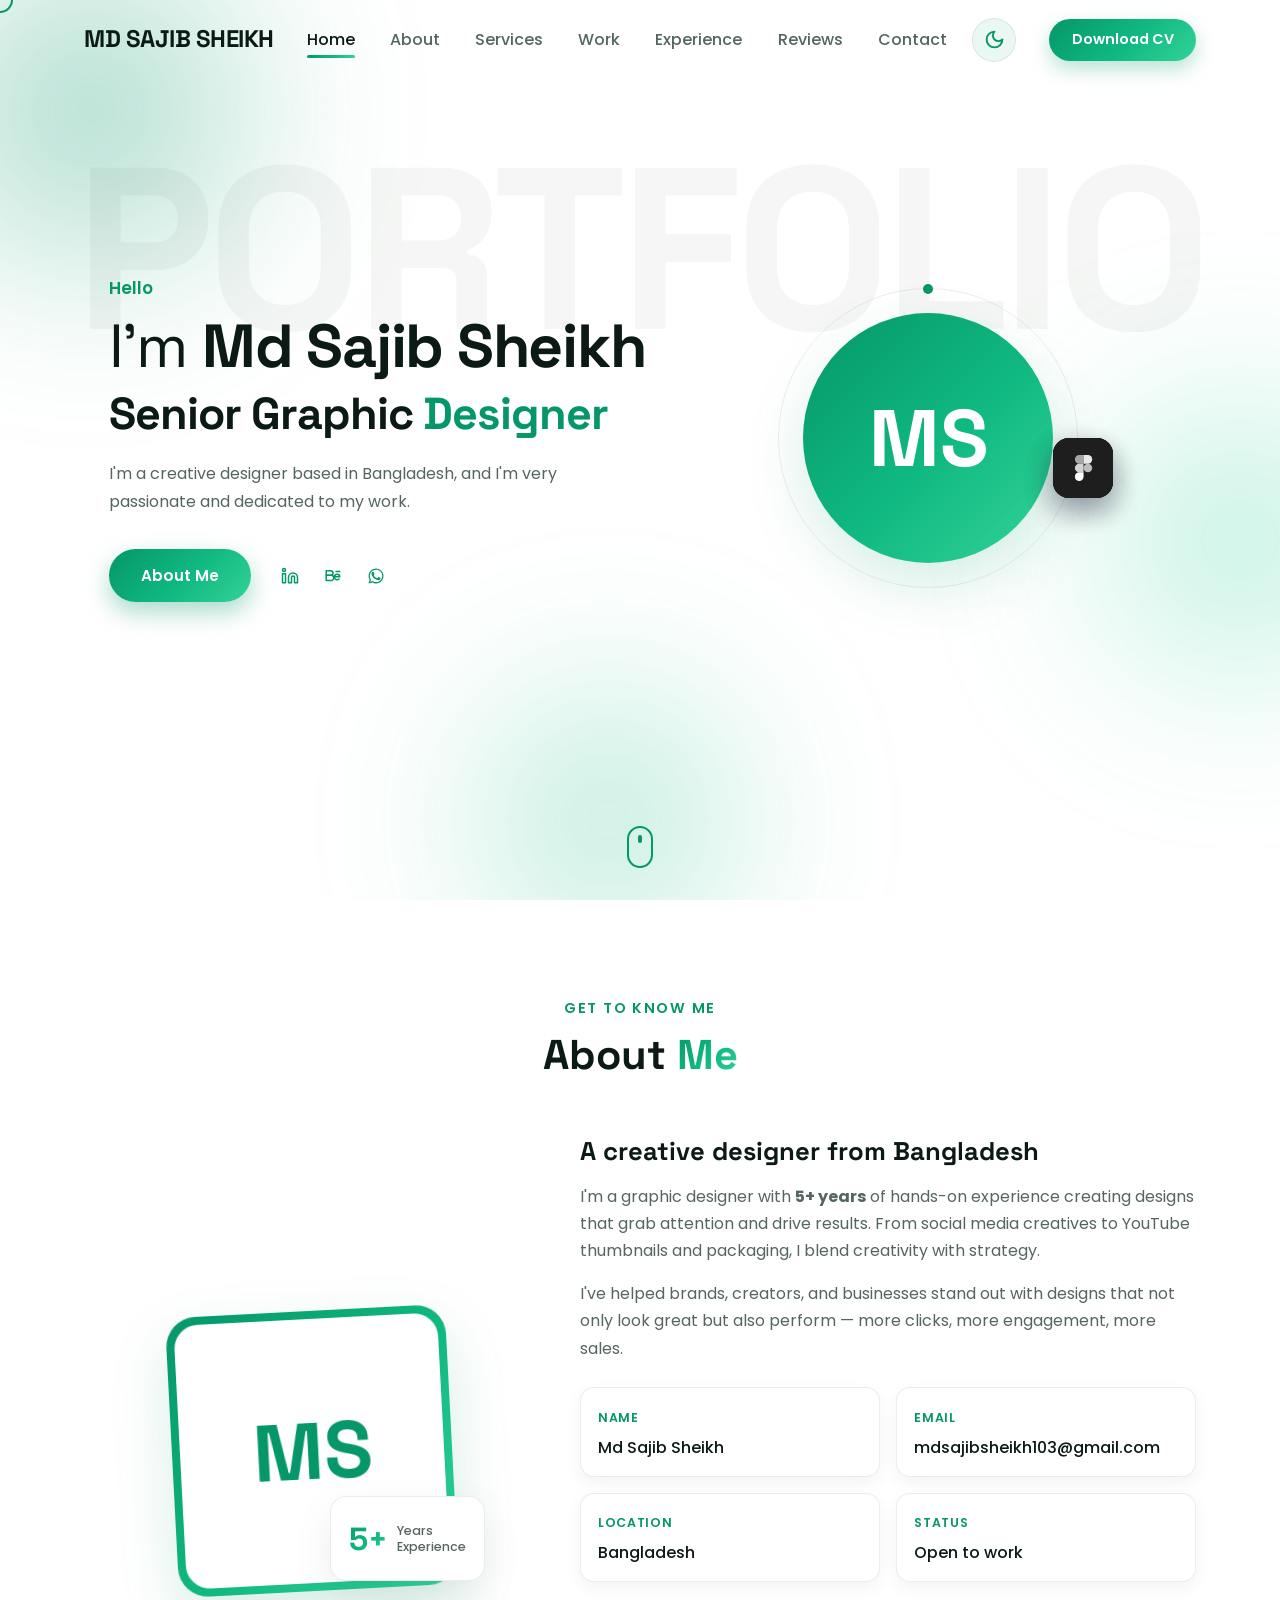
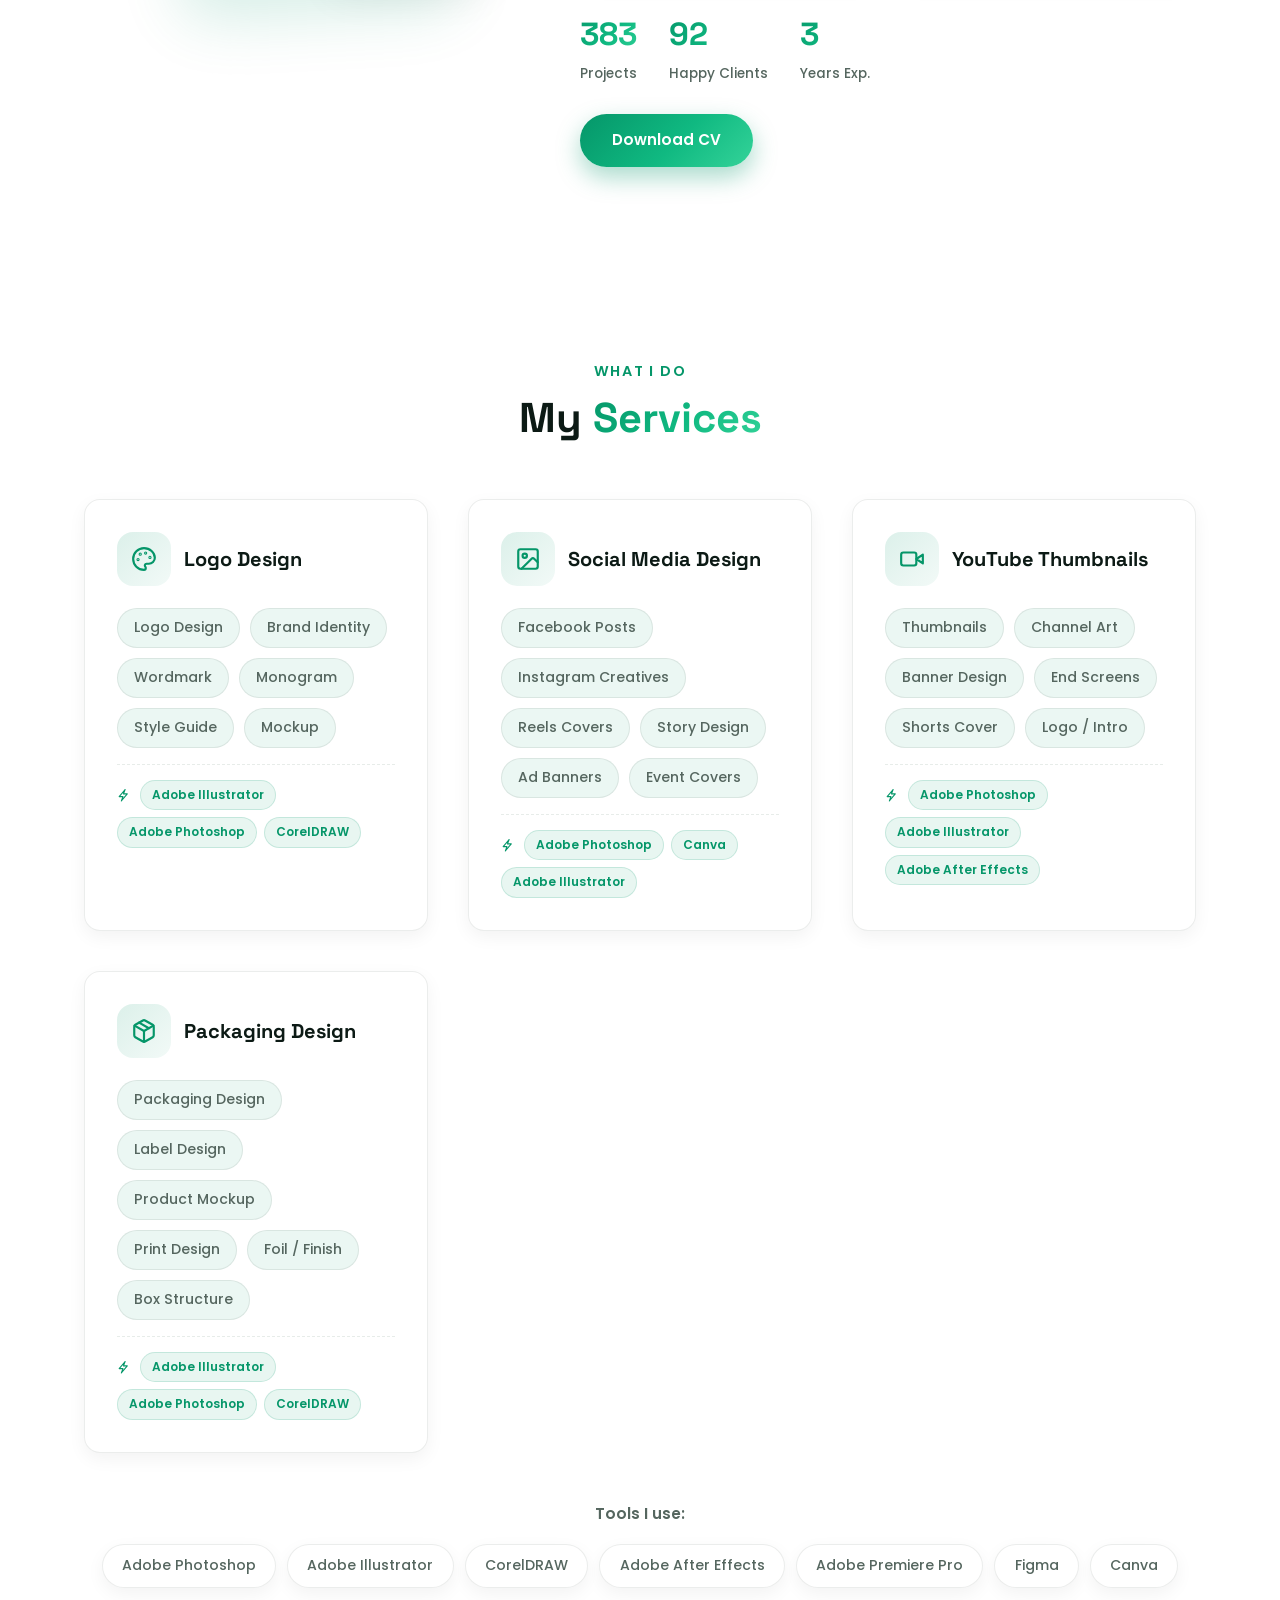
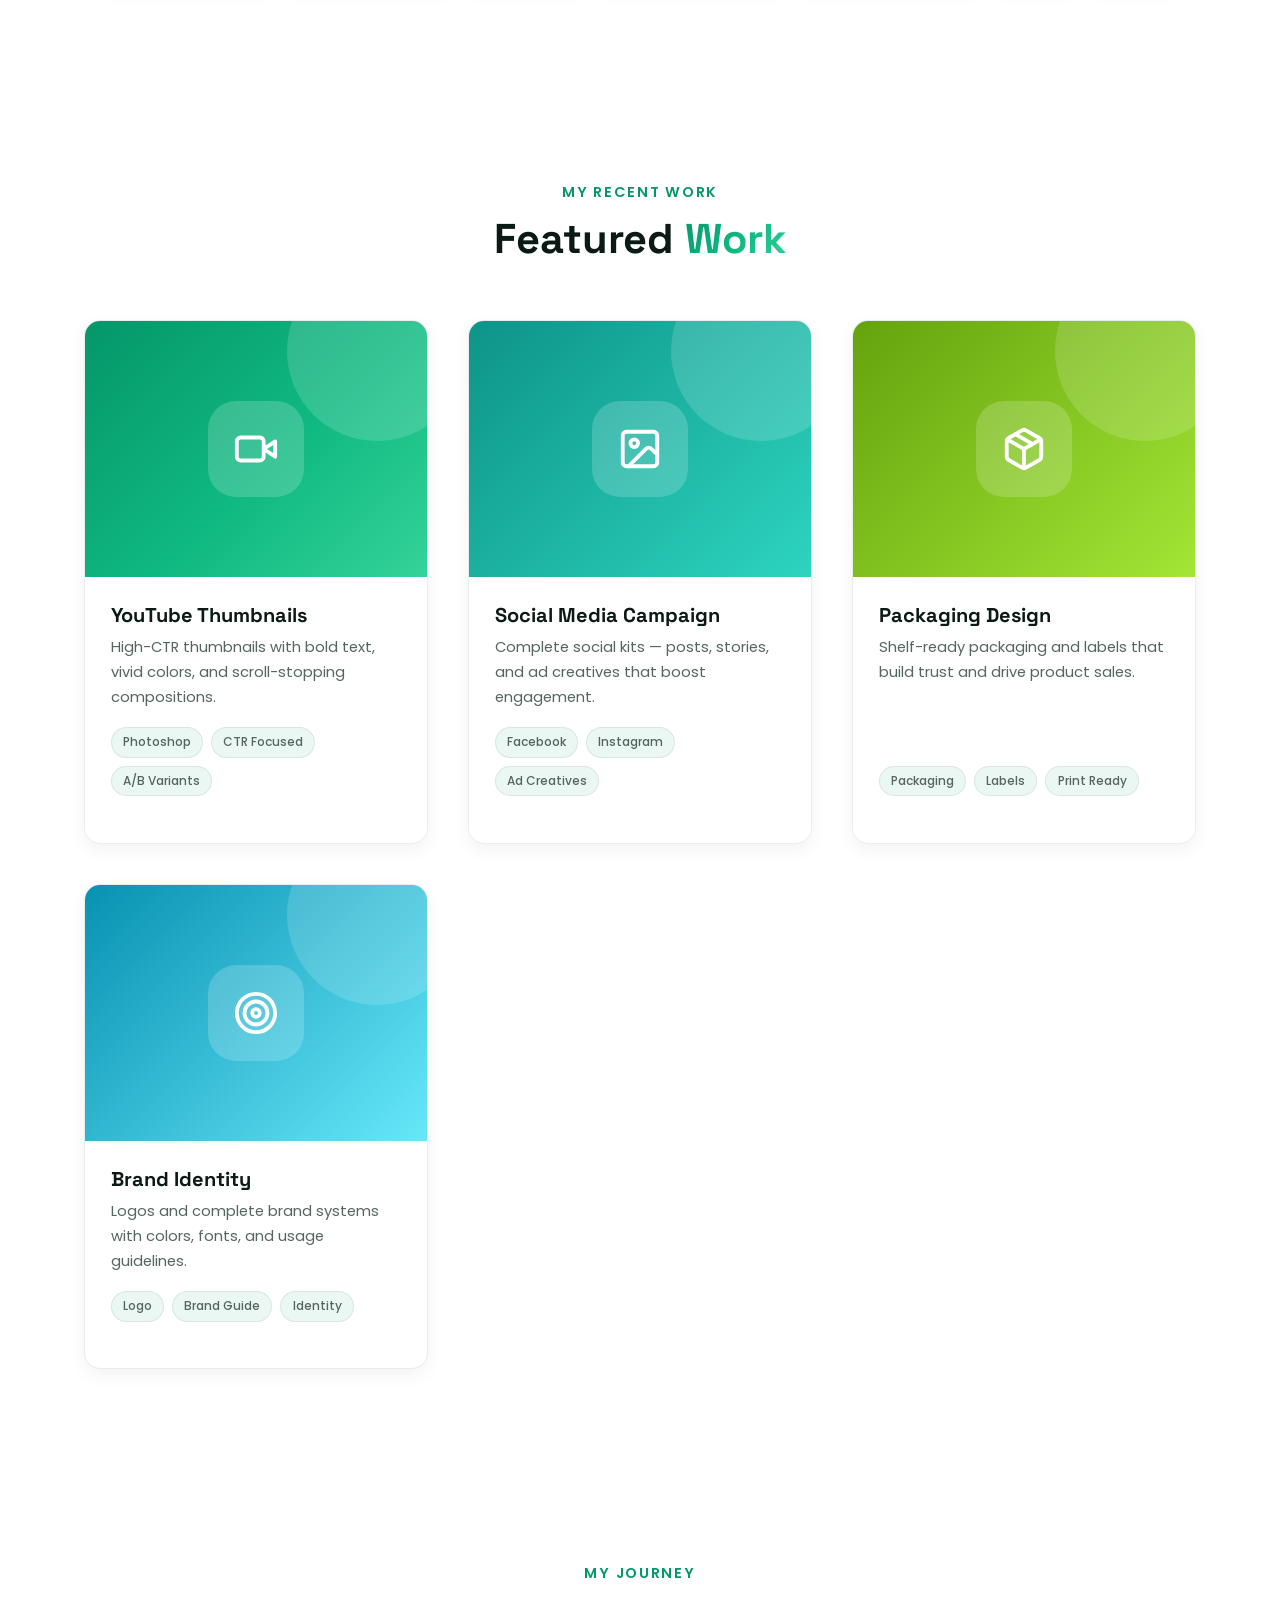
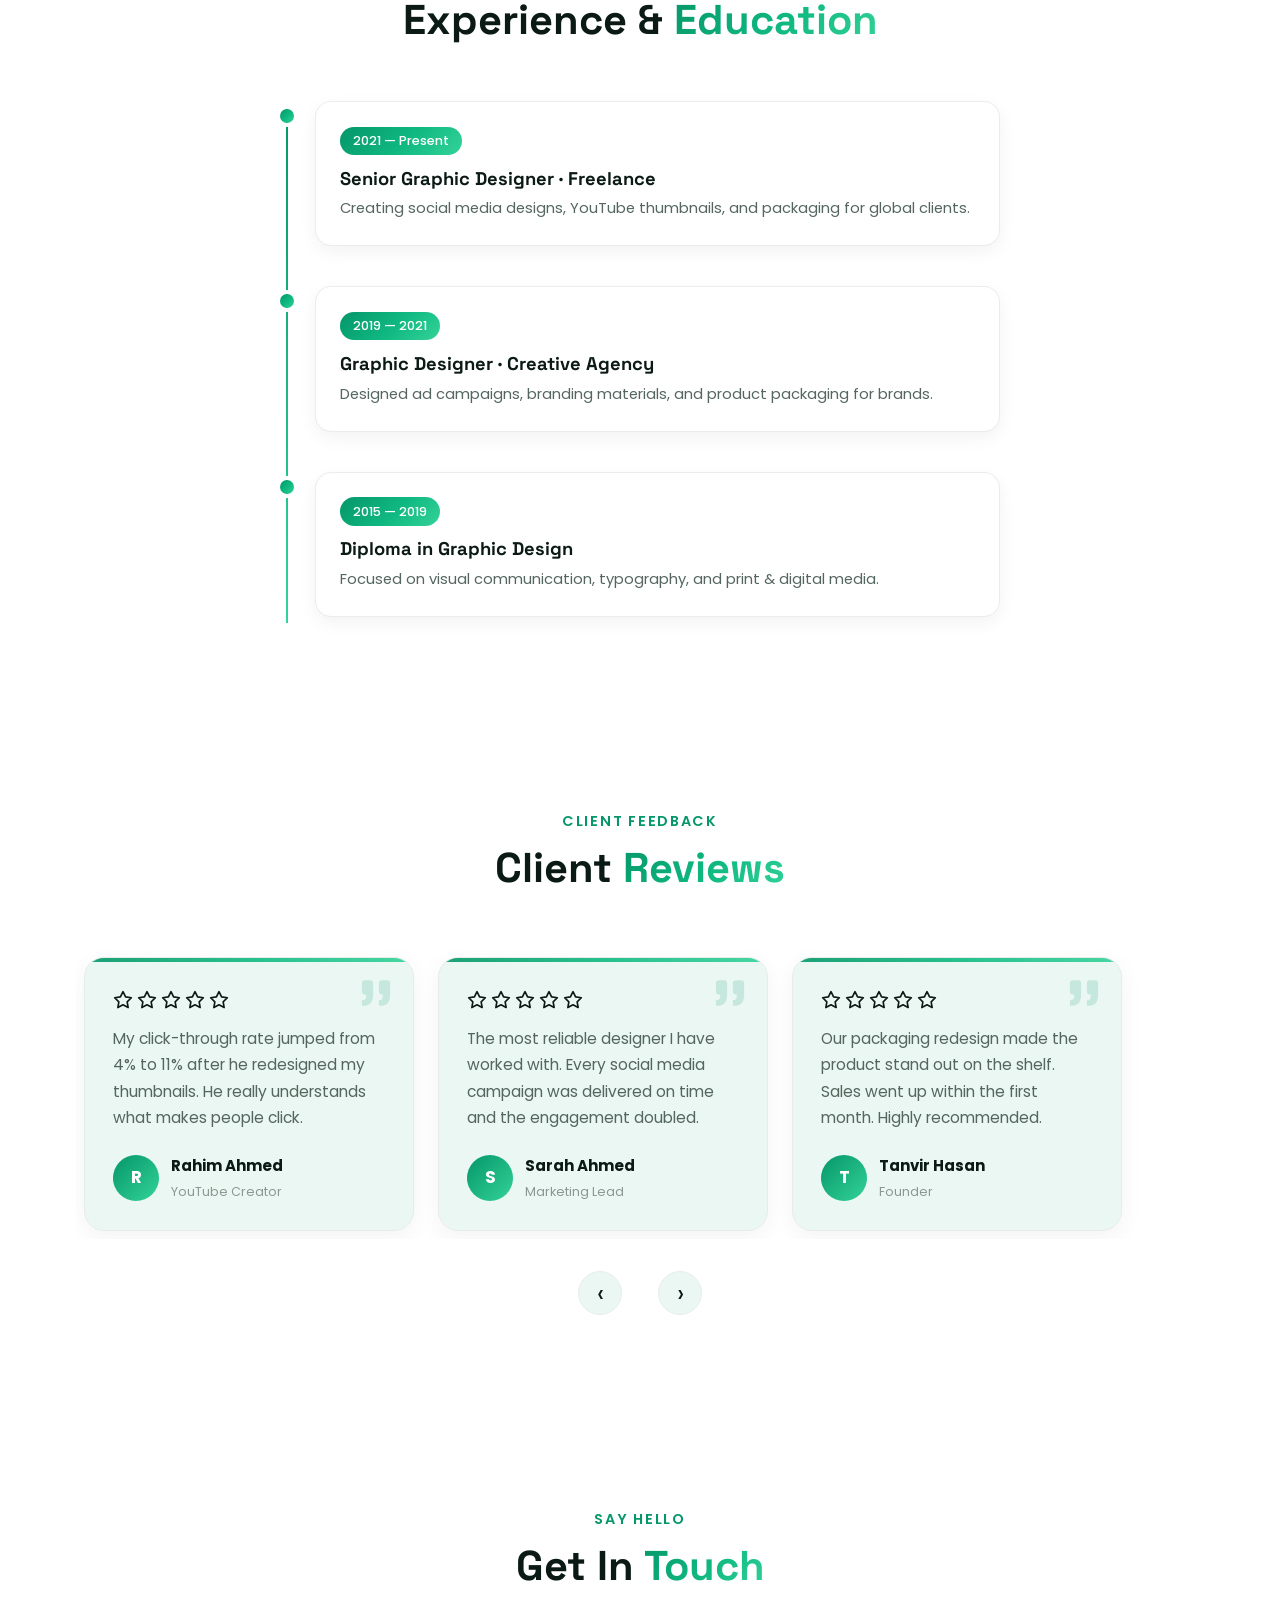
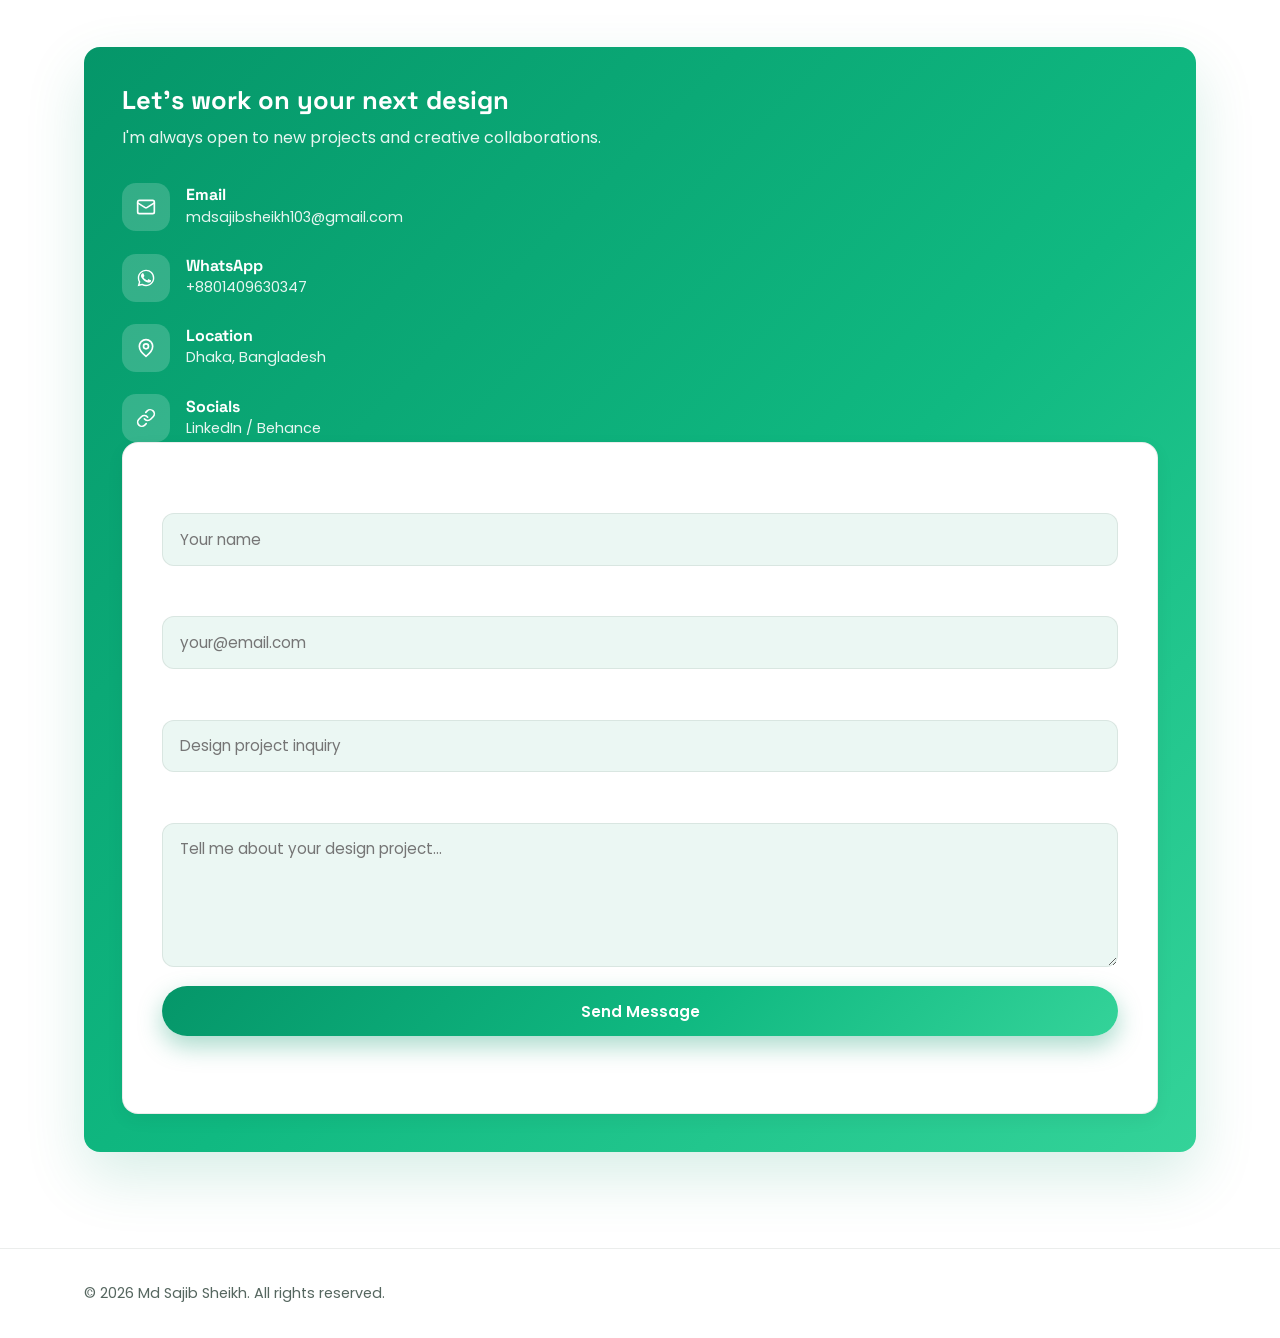
<file: index.html>
<!DOCTYPE html>
<html lang="en">
<head>
  <meta charset="UTF-8" />
  <meta name="viewport" content="width=device-width, initial-scale=1.0" />
  <meta name="description" content="Md Sajib Sheikh — Graphic Designer with 5+ years experience in social media design, YouTube thumbnails, and packaging design." />
  <meta name="keywords" content="graphic designer, social media design, youtube thumbnail, packaging design, logo design, bangladesh designer" />
  <meta name="author" content="Md Sajib Sheikh" />
  <meta name="theme-color" content="#059669" />
  <meta name="robots" content="index, follow" />
  <link rel="canonical" href="https://mdsajibsheikh.vercel.app/" />
  <title data-s="site_title">Md Sajib Sheikh | Graphic Designer</title>

  <!-- Open Graph (Facebook / WhatsApp / LinkedIn share) -->
  <meta property="og:type" content="website" />
  <meta property="og:url" content="https://mdsajibsheikh.vercel.app/" />
  <meta property="og:site_name" content="Md Sajib Sheikh" />
  <meta property="og:title" content="Md Sajib Sheikh | Graphic Designer" />
  <meta property="og:description" content="Graphic Designer with 5+ years experience in social media design, YouTube thumbnails and packaging design." />
  <meta property="og:image" content="https://mdsajibsheikh.vercel.app/og.png" />
  <meta property="og:locale" content="en_US" />

  <!-- Twitter / X -->
  <meta name="twitter:card" content="summary_large_image" />
  <meta name="twitter:title" content="Md Sajib Sheikh | Graphic Designer" />
  <meta name="twitter:description" content="Graphic Designer with 5+ years experience in social media design, YouTube thumbnails and packaging design." />
  <meta name="twitter:image" content="https://mdsajibsheikh.vercel.app/og.png" />

  <link rel="icon" type="image/svg+xml" href="favicon.svg" />
  <link rel="apple-touch-icon" href="favicon.svg" />

  <link rel="preconnect" href="https://fonts.googleapis.com" />
  <link rel="preconnect" href="https://fonts.gstatic.com" crossorigin />
  <link href="https://fonts.googleapis.com/css2?family=Poppins:wght@300;400;500;600;700;800&family=Space+Grotesk:wght@500;600;700&display=swap" rel="stylesheet" />
  <link rel="stylesheet" href="css/style.css" />
  <noscript>
    <style>
      /* JS না চললেও content লুকাবে না */
      .reveal { opacity: 1 !important; transform: none !important; }
      .popup-overlay { display: none !important; }
      #loader { display: none !important; }
    </style>
  </noscript>

  <script type="application/ld+json" id="ld-person">
  {
    "@context": "https://schema.org",
    "@type": "Person",
    "name": "Md Sajib Sheikh",
    "jobTitle": "Senior Graphic Designer",
    "url": "https://mdsajibsheikh.vercel.app/",
    "image": "https://mdsajibsheikh.vercel.app/og.png",
    "email": "mailto:mdsajibsheikh103@gmail.com",
    "address": { "@type": "PostalAddress", "addressLocality": "Dhaka", "addressCountry": "BD" },
    "knowsAbout": ["Graphic Design", "Social Media Design", "YouTube Thumbnails", "Packaging Design", "Logo Design", "Brand Identity"],
    "sameAs": [
      "https://facebook.com/",
      "https://instagram.com/",
      "https://linkedin.com/",
      "https://twitter.com/"
    ]
  }
  </script>
</head>
<body>

  <!-- ===== Background orbs ===== -->
  <div class="bg-orbs" aria-hidden="true">
    <span class="orb orb-1"></span>
    <span class="orb orb-2"></span>
    <span class="orb orb-3"></span>
  </div>

  <!-- ===== Loader ===== -->
  <div class="loader" id="loader">
    <div class="loader-box">
      <span class="loader-text" data-s="loader_text">MS</span>
      <span class="loader-bar"></span>
    </div>
  </div>

  <!-- ===== Cursor ===== -->
  <div class="cursor" id="cursor"></div>

  <!-- ===== Navbar ===== -->
  <header class="header" id="header">
    <nav class="nav container">
      <a href="#home" class="nav-logo">
        <img class="nav-logo-img" alt="logo" hidden />
        <span class="nav-logo-text"><span data-s="nav_logo">MD SAJIB SHEIKH</span></span>
      </a>

      <div class="nav-menu" id="nav-menu">
        <ul class="nav-list">
          <li><a href="#home" class="nav-link active-link" data-s="nav_home">Home</a></li>
          <li><a href="#about" class="nav-link" data-s="nav_about">About</a></li>
          <li><a href="#skills" class="nav-link" data-s="nav_services">Services</a></li>
          <li><a href="#projects" class="nav-link" data-s="nav_work">Work</a></li>
          <li><a href="#experience" class="nav-link" data-s="nav_experience">Experience</a></li>
          <li><a href="#reviews" class="nav-link" data-s="nav_reviews">Reviews</a></li>
          <li><a href="#contact" class="nav-link" data-s="nav_contact">Contact</a></li>
        </ul>
        <button class="theme-toggle" id="theme-toggle" aria-label="Toggle dark / light theme">
          <span class="theme-icon-sun" data-ico="sun">☀️</span>
          <span class="theme-icon-moon" data-ico="moon">🌙</span>
        </button>
      </div>

      <div class="nav-actions">
        <a href="#" class="btn btn-primary nav-cv" data-s="nav_cv">Download CV</a>
        <div class="nav-toggle" id="nav-toggle" aria-label="Open menu">
          <span></span><span></span><span></span>
        </div>
      </div>
    </nav>
    <div class="nav-overlay" id="nav-overlay"></div>
  </header>

  <!-- ===== Mobile close button (fixed inside menu) ===== -->
  <div class="nav-close" id="nav-close" aria-label="Close menu">✕</div>

  <main class="main">

    <!-- ===== Home / Hero ===== -->
    <section class="hero section" id="home">
      <span class="hero-watermark" aria-hidden="true" data-s="watermark">PORTFOLIO</span>
      <div class="hero-container container grid">
        <div class="hero-content">
          <span class="hero-hello" data-c="hello">Hello</span>
          <h1 class="hero-title">I'm <span class="hero-name" data-c="name">Md Sajib Sheikh</span></h1>
          <h2 class="hero-profession" data-c="profession">Senior Graphic <span class="text-primary">Designer</span></h2>
          <p class="hero-description" data-c="hero_desc">
            I'm a creative designer based in Bangladesh, and I'm very passionate
            and dedicated to my work.
          </p>

          <div class="hero-actions">
            <a href="#about" class="btn btn-primary" data-s="hero_btn_about">About Me</a>
                        <div class="hero-social">
              <a href="#" class="social-icon" data-c="social_linkedin" data-ico="linkedin" target="_blank" rel="noopener" aria-label="LinkedIn">LinkedIn</a>
              <a href="#" class="social-icon" data-c="social_behance" data-ico="behance" target="_blank" rel="noopener" aria-label="Behance">Behance</a>
              <a href="#" class="social-icon" data-c="social_whatsapp" data-ico="whatsapp" target="_blank" rel="noopener" aria-label="WhatsApp">WhatsApp</a>
            </div>
          </div>
        </div>

        <div class="hero-image">
          <div class="hero-avatar-wrap">
            <span class="hero-circle-guide"></span>
            <div class="hero-avatar" data-c="avatar">MS</div>

            <!-- ৩টা tool badge — admin থেকে লোগো/লেখা ও রং বদলানো যায় -->
            <div class="hero-tools" id="hero-tools">
              <span class="tool-icon tool-badge tool-1 tool-text" style="background:#332211;color:#ff9a00">Ai</span>
              <span class="tool-icon tool-badge tool-2 tool-text" style="background:#001e36;color:#31a8ff">Ps</span>
              <span class="tool-icon tool-badge tool-3" style="background:#1e1e1e;color:#ffffff">
                <svg viewBox="0 0 24 24" fill="currentColor"><path d="M8.5 24a4 4 0 0 0 4-4v-4h-4a4 4 0 0 0 0 8Z"/><path d="M4.5 12a4 4 0 0 1 4-4h4v8h-4a4 4 0 0 1-4-4Z" opacity=".8"/><path d="M4.5 4a4 4 0 0 1 4-4h4v8h-4a4 4 0 0 1-4-4Z" opacity=".6"/><path d="M12.5 0h4a4 4 0 0 1 0 8h-4V0Z" opacity=".9"/><path d="M20.5 12a4 4 0 1 1-8 0 4 4 0 0 1 8 0Z" opacity=".7"/></svg>
              </span>
            </div>
          </div>
        </div>
      </div>

      <a href="#about" class="scroll-down" aria-label="Scroll down">
        <span class="mouse"><span class="wheel"></span></span>
      </a>
    </section>

    <!-- ===== Brand logos (admin থেকে upload করা) ===== -->
    <div class="logo-strip" id="logo-strip" hidden></div>

    <!-- ===== About ===== -->
    <section class="about section" id="about">
      <div class="container">
        <span class="section-eyebrow" data-s="about_eyebrow">Get to know me</span>
        <h2 class="section-title"><span data-s="about_title">About</span> <span class="gradient-text" data-s="about_title_accent">Me</span></h2>

        <div class="about-container grid">
          <div class="about-image">
            <div class="about-frame">
              <div class="about-avatar" data-c="avatar">MS</div>
            </div>
            <div class="about-experience-badge">
              <strong data-c="exp_years">5+</strong>
              <span data-s="badge_years_label">Years<br/>Experience</span>
            </div>
          </div>

          <div class="about-content">
            <h3 data-c="about_heading">A creative designer from Bangladesh</h3>
            <p data-c="about_p1">
              I'm a graphic designer with <strong>5+ years</strong> of hands-on experience creating
              designs that grab attention and drive results. From social media creatives to
              YouTube thumbnails and packaging, I blend creativity with strategy.
            </p>
            <p data-c="about_p2">
              I've helped brands, creators, and businesses stand out with designs that not only
              look great but also perform — more clicks, more engagement, more sales.
            </p>

            <div class="about-info">
              <div class="about-box"><span class="about-label" data-s="info_label_name">Name</span><p data-c="about_name">Md Sajib Sheikh</p></div>
              <div class="about-box"><span class="about-label" data-s="info_label_email">Email</span><p data-c="about_email">mdsajibsheikh103@gmail.com</p></div>
              <div class="about-box"><span class="about-label" data-s="info_label_location">Location</span><p data-c="about_location">Bangladesh</p></div>
              <div class="about-box"><span class="about-label" data-s="info_label_status">Status</span><p data-c="about_status">Open to work</p></div>
            </div>

            <div class="about-stats" id="about-stats">
              <div class="stat"><strong class="stat-num" data-count="500">0</strong><span>Projects</span></div>
              <div class="stat"><strong class="stat-num" data-count="120">0</strong><span>Happy Clients</span></div>
              <div class="stat"><strong class="stat-num" data-count="5">0</strong><span>Years Exp.</span></div>
            </div>

            <a href="#" class="btn btn-primary about-btn" data-s="about_cv">Download CV</a>
          </div>
        </div>
      </div>
    </section>

    <!-- ===== Services / Skills ===== -->
    <section class="skills section" id="skills">
      <div class="container">
        <span class="section-eyebrow" data-s="services_eyebrow">What I do</span>
        <h2 class="section-title"><span data-s="services_title">My</span> <span class="gradient-text" data-s="services_title_accent">Services</span></h2>

        <div class="skills-container grid">
          <div class="skills-group">
            <div class="skills-group-head">
              <span class="skills-group-icon" data-ico="palette" data-isize="26"></span>
              <h3>Logo Design</h3>
            </div>
            <div class="skills-list">
              <span class="skill-tag">Logo Design</span>
              <span class="skill-tag">Brand Identity</span>
              <span class="skill-tag">Wordmark</span>
              <span class="skill-tag">Monogram</span>
              <span class="skill-tag">Style Guide</span>
              <span class="skill-tag">Mockup</span>
            </div>
            <div class="service-tools">
              <span class="service-tools-label" data-ico="zap" data-isize="13"></span>
              <span class="tool-mini">Adobe Illustrator</span><span class="tool-mini">Adobe Photoshop</span><span class="tool-mini">CorelDRAW</span>
            </div>
          </div>

          <div class="skills-group">
            <div class="skills-group-head">
              <span class="skills-group-icon" data-ico="image" data-isize="26"></span>
              <h3>Social Media Design</h3>
            </div>
            <div class="skills-list">
              <span class="skill-tag">Facebook Posts</span>
              <span class="skill-tag">Instagram Creatives</span>
              <span class="skill-tag">Reels Covers</span>
              <span class="skill-tag">Story Design</span>
              <span class="skill-tag">Ad Banners</span>
              <span class="skill-tag">Event Covers</span>
            </div>
            <div class="service-tools">
              <span class="service-tools-label" data-ico="zap" data-isize="13"></span>
              <span class="tool-mini">Adobe Photoshop</span><span class="tool-mini">Canva</span><span class="tool-mini">Adobe Illustrator</span>
            </div>
          </div>

          <div class="skills-group">
            <div class="skills-group-head">
              <span class="skills-group-icon" data-ico="video" data-isize="26"></span>
              <h3>YouTube Thumbnails</h3>
            </div>
            <div class="skills-list">
              <span class="skill-tag">Thumbnails</span>
              <span class="skill-tag">Channel Art</span>
              <span class="skill-tag">Banner Design</span>
              <span class="skill-tag">End Screens</span>
              <span class="skill-tag">Shorts Cover</span>
              <span class="skill-tag">Logo / Intro</span>
            </div>
            <div class="service-tools">
              <span class="service-tools-label" data-ico="zap" data-isize="13"></span>
              <span class="tool-mini">Adobe Photoshop</span><span class="tool-mini">Adobe Illustrator</span><span class="tool-mini">Adobe After Effects</span>
            </div>
          </div>

          <div class="skills-group">
            <div class="skills-group-head">
              <span class="skills-group-icon" data-ico="package" data-isize="26"></span>
              <h3>Packaging Design</h3>
            </div>
            <div class="skills-list">
              <span class="skill-tag">Packaging Design</span>
              <span class="skill-tag">Label Design</span>
              <span class="skill-tag">Product Mockup</span>
              <span class="skill-tag">Print Design</span>
              <span class="skill-tag">Foil / Finish</span>
              <span class="skill-tag">Box Structure</span>
            </div>
            <div class="service-tools">
              <span class="service-tools-label" data-ico="zap" data-isize="13"></span>
              <span class="tool-mini">Adobe Illustrator</span><span class="tool-mini">Adobe Photoshop</span><span class="tool-mini">CorelDRAW</span>
            </div>
          </div>
        </div>

        <div class="tools-row">
          <span class="tools-label" data-s="tools_label">Tools I use:</span>
          <div class="tools-list">
            <span class="tool-chip">Adobe Photoshop</span>
            <span class="tool-chip">Adobe Illustrator</span>
            <span class="tool-chip">CorelDRAW</span>
            <span class="tool-chip">Adobe After Effects</span>
            <span class="tool-chip">Adobe Premiere Pro</span>
            <span class="tool-chip">Figma</span>
            <span class="tool-chip">Canva</span>
          </div>
        </div>
      </div>
    </section>

    <!-- ===== Projects ===== -->
    <section class="projects section" id="projects">
      <div class="container">
        <span class="section-eyebrow" data-s="work_eyebrow">My recent work</span>
        <h2 class="section-title"><span data-s="work_title">Featured</span> <span class="gradient-text" data-s="work_title_accent">Work</span></h2>

        <div class="projects-container grid">
          <article class="project-card">
            <div class="project-image">
              <span class="project-ico" data-ico="video" data-isize="46">Video</span>
            </div>
            <div class="project-content">
              <h3>YouTube Thumbnails</h3>
              <p>High-CTR thumbnails with bold text, vivid colors, and scroll-stopping compositions.</p>
              <div class="project-tags">
                <span>Photoshop</span><span>CTR Focused</span><span>A/B Variants</span>
              </div>
            </div>
          </article>

          <article class="project-card">
            <div class="project-image alt-1">
              <span class="project-ico" data-ico="image" data-isize="46">Image</span>
            </div>
            <div class="project-content">
              <h3>Social Media Campaign</h3>
              <p>Complete social kits — posts, stories, and ad creatives that boost engagement.</p>
              <div class="project-tags">
                <span>Facebook</span><span>Instagram</span><span>Ad Creatives</span>
              </div>
            </div>
          </article>

          <article class="project-card">
            <div class="project-image alt-2">
              <span class="project-ico" data-ico="package" data-isize="46">Package</span>
            </div>
            <div class="project-content">
              <h3>Packaging Design</h3>
              <p>Shelf-ready packaging and labels that build trust and drive product sales.</p>
              <div class="project-tags">
                <span>Packaging</span><span>Labels</span><span>Print Ready</span>
              </div>
            </div>
          </article>

          <article class="project-card">
            <div class="project-image alt-3">
              <span class="project-ico" data-ico="target" data-isize="46">Brand</span>
            </div>
            <div class="project-content">
              <h3>Brand Identity</h3>
              <p>Logos and complete brand systems with colors, fonts, and usage guidelines.</p>
              <div class="project-tags">
                <span>Logo</span><span>Brand Guide</span><span>Identity</span>
              </div>
            </div>
          </article>
        </div>
      </div>
    </section>

    <!-- ===== Experience / Timeline ===== -->
    <section class="experience section" id="experience">
      <div class="container">
        <span class="section-eyebrow" data-s="exp_eyebrow">My journey</span>
        <h2 class="section-title"><span data-s="exp_title">Experience &amp;</span> <span class="gradient-text" data-s="exp_title_accent">Education</span></h2>

        <div class="timeline">
          <div class="timeline-item">
            <div class="timeline-dot"></div>
            <div class="timeline-content">
              <span class="timeline-date">2021 — Present</span>
              <h3>Senior Graphic Designer · Freelance</h3>
              <p>Creating social media designs, YouTube thumbnails, and packaging for global clients.</p>
            </div>
          </div>

          <div class="timeline-item">
            <div class="timeline-dot"></div>
            <div class="timeline-content">
              <span class="timeline-date">2019 — 2021</span>
              <h3>Graphic Designer · Creative Agency</h3>
              <p>Designed ad campaigns, branding materials, and product packaging for brands.</p>
            </div>
          </div>

          <div class="timeline-item">
            <div class="timeline-dot"></div>
            <div class="timeline-content">
              <span class="timeline-date">2015 — 2019</span>
              <h3>Diploma in Graphic Design</h3>
              <p>Focused on visual communication, typography, and print &amp; digital media.</p>
            </div>
          </div>
        </div>
      </div>
    </section>

    <!-- ===== Client Reviews ===== -->
    <section class="reviews section" id="reviews">
      <div class="container">
        <span class="section-eyebrow" data-s="reviews_eyebrow">Client feedback</span>
        <h2 class="section-title"><span data-s="reviews_title">Client</span> <span class="gradient-text" data-s="reviews_title_accent">Reviews</span></h2>

        <div class="reviews-slider" id="reviews-slider">
          <div class="reviews-viewport">
            <div class="reviews-track" id="reviews-container">
              <article class="review-card">
                <span class="review-quote" data-ico="quote">❝</span>
                <div class="review-stars">
                  <span data-ico="star">★</span><span data-ico="star">★</span><span data-ico="star">★</span><span data-ico="star">★</span><span data-ico="star">★</span>
                </div>
                <p class="review-text">My click-through rate jumped from 4% to 11% after he redesigned my thumbnails. He really understands what makes people click.</p>
                <div class="review-person">
                  <span class="review-ava">R</span>
                  <div><strong>Rahim Ahmed</strong><small>YouTube Creator</small></div>
                </div>
              </article>

              <article class="review-card">
                <span class="review-quote" data-ico="quote">❝</span>
                <div class="review-stars">
                  <span data-ico="star">★</span><span data-ico="star">★</span><span data-ico="star">★</span><span data-ico="star">★</span><span data-ico="star">★</span>
                </div>
                <p class="review-text">The most reliable designer I have worked with. Every social media campaign was delivered on time and the engagement doubled.</p>
                <div class="review-person">
                  <span class="review-ava">S</span>
                  <div><strong>Sarah Ahmed</strong><small>Marketing Lead</small></div>
                </div>
              </article>

              <article class="review-card">
                <span class="review-quote" data-ico="quote">❝</span>
                <div class="review-stars">
                  <span data-ico="star">★</span><span data-ico="star">★</span><span data-ico="star">★</span><span data-ico="star">★</span><span data-ico="star">★</span>
                </div>
                <p class="review-text">Our packaging redesign made the product stand out on the shelf. Sales went up within the first month. Highly recommended.</p>
                <div class="review-person">
                  <span class="review-ava">T</span>
                  <div><strong>Tanvir Hasan</strong><small>Founder</small></div>
                </div>
              </article>
            </div>
          </div>

          <div class="reviews-nav">
            <button type="button" class="review-arrow" id="rev-prev" aria-label="Previous review">‹</button>
            <div class="review-dots" id="rev-dots"></div>
            <button type="button" class="review-arrow" id="rev-next" aria-label="Next review">›</button>
          </div>
        </div>
      </div>
    </section>

    <!-- ===== Contact ===== -->
    <section class="contact section" id="contact">
      <div class="container">
        <span class="section-eyebrow" data-s="contact_eyebrow">Say hello</span>
        <h2 class="section-title"><span data-s="contact_title">Get In</span> <span class="gradient-text" data-s="contact_title_accent">Touch</span></h2>

        <div class="contact-container grid">
          <div class="contact-info">
            <h3 data-c="contact_heading">Let's work on your next design</h3>
            <p data-c="contact_sub">I'm always open to new projects and creative collaborations.</p>

            <div class="contact-details">
              <div class="contact-item">
                <span class="contact-icon" data-ico="mail">📧</span>
                <div>
                  <h4 data-s="contact_item_email">Email</h4>
                  <p data-c="contact_email">mdsajibsheikh103@gmail.com</p>
                </div>
              </div>
              <div class="contact-item">
                <span class="contact-icon" data-ico="whatsapp">💬</span>
                <div>
                  <h4 data-s="contact_item_whatsapp">WhatsApp</h4>
                  <p data-c="contact_whatsapp">+8801409630347</p>
                </div>
              </div>
              <div class="contact-item">
                <span class="contact-icon" data-ico="pin">📍</span>
                <div>
                  <h4 data-s="contact_item_location">Location</h4>
                  <p data-c="contact_location">Dhaka, Bangladesh</p>
                </div>
              </div>
              <div class="contact-item">
                <span class="contact-icon" data-ico="link">🔗</span>
                <div>
                  <h4 data-s="contact_item_socials">Socials</h4>
                  <p data-c="contact_socials">LinkedIn / Behance</p>
                </div>
              </div>
            </div>

          <form class="contact-form" id="contact-form">
            <div class="form-group">
              <label for="name" data-s="form_name_label">Name</label>
              <input type="text" id="name" name="name" data-s-ph="form_name_ph" placeholder="Your name" required />
            </div>
            <div class="form-group">
              <label for="email" data-s="form_email_label">Email</label>
              <input type="email" id="email" name="email" data-s-ph="form_email_ph" placeholder="your@email.com" required />
            </div>
            <div class="form-group">
              <label for="subject" data-s="form_subject_label">Subject</label>
              <input type="text" id="subject" name="subject" data-s-ph="form_subject_ph" placeholder="Design project inquiry" />
            </div>
            <div class="form-group">
              <label for="message" data-s="form_message_label">Message</label>
              <textarea id="message" name="message" rows="5" data-s-ph="form_message_ph" placeholder="Tell me about your design project..." required></textarea>
            </div>
            <button type="submit" class="btn btn-primary" data-s="form_submit">Send Message</button>
            <p class="form-status" id="form-status"></p>
          </form>
        </div>
      </div>
    </section>
  </main>

  <!-- ===== Footer ===== -->
  <footer class="footer">
    <div class="container footer-container">
      <p>© <span id="year"></span> <span data-c="footer_text">Md Sajib Sheikh. All rights reserved.</span></p>
    </div>
  </footer>

  <!-- ===== Thank-you popup ===== -->
  <div class="popup-overlay" id="popup" hidden>
    <div class="popup-card" role="dialog" aria-modal="true" aria-labelledby="popup-title">
      <span class="popup-ico" data-ico="checkCircle" data-isize="52">✓</span>
      <h3 class="popup-title" id="popup-title" data-s="popup_title">Thank you for contacting us</h3>
      <p class="popup-text" data-s="popup_text">Your message has been received. I will get back to you very soon.</p>
      <div class="popup-actions">
        <a class="btn btn-primary" id="popup-wa" href="#" target="_blank" rel="noopener" hidden>
          <span class="popup-wa-ico" data-ico="whatsapp" data-isize="18">💬</span> WhatsApp me directly
        </a>
        <button type="button" class="btn btn-outline" id="popup-close" data-s="popup_btn">Close</button>
      </div>
    </div>
  </div>

  <!-- ===== Back to top ===== -->
  <button class="scroll-top" id="scroll-top" aria-label="Back to top" data-ico="up">↑</button>

  <script src="js/sb.js"></script>
  <script src="js/icons.js"></script>
  <script src="js/script.js"></script>
  <script src="js/content.js"></script>
</body>
</html>
</file>
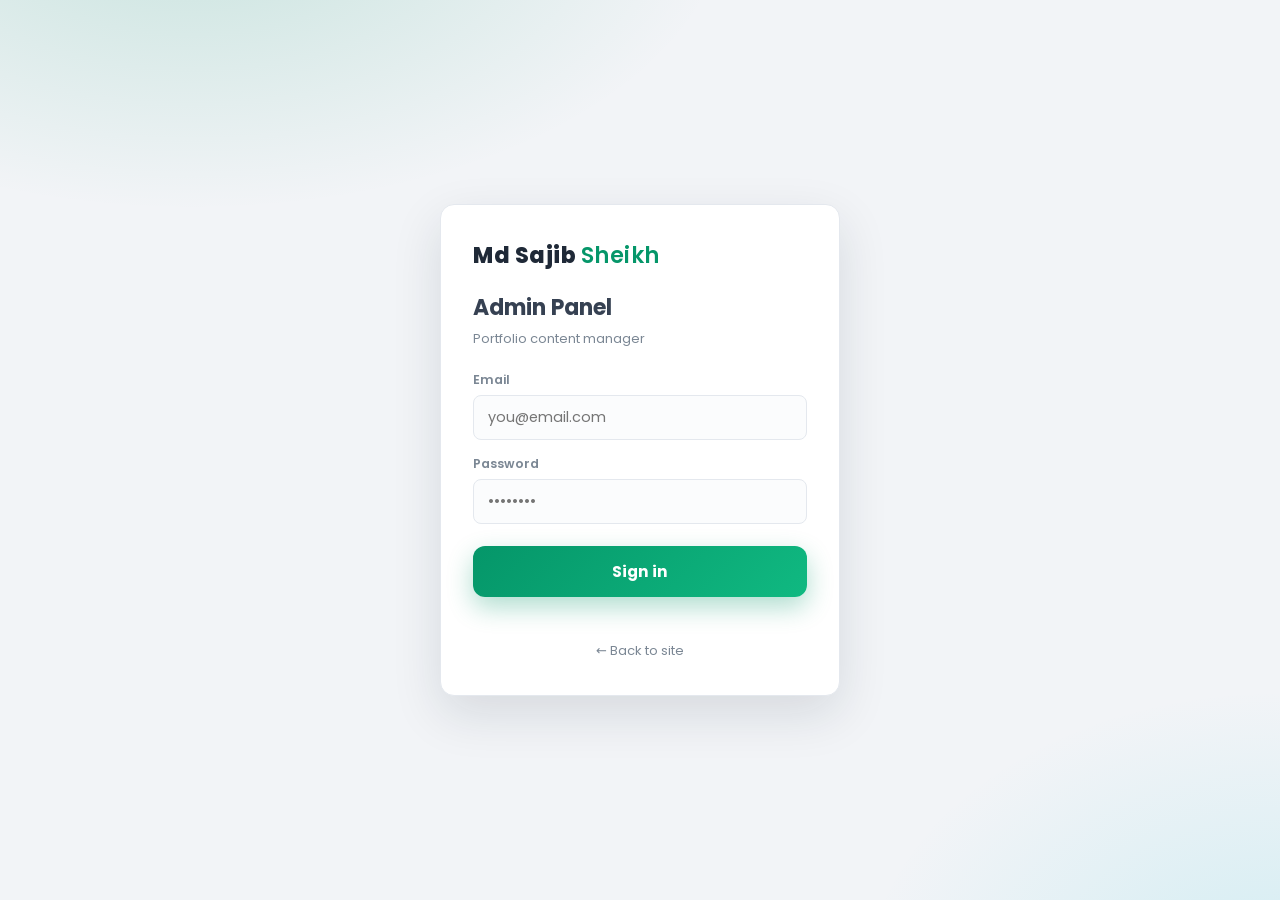
<file: admin.html>
<!DOCTYPE html>
<html lang="en">
<head>
  <meta charset="UTF-8" />
  <meta name="viewport" content="width=device-width, initial-scale=1.0" />
  <meta name="robots" content="noindex, nofollow" />
  <title>Dashboard | Md Sajib Sheikh — Admin</title>
  <link rel="preconnect" href="https://fonts.googleapis.com" />
  <link rel="preconnect" href="https://fonts.gstatic.com" crossorigin />
  <link href="https://fonts.googleapis.com/css2?family=Poppins:wght@300;400;500;600;700;800&display=swap" rel="stylesheet" />
  <link rel="stylesheet" href="css/admin.css" />
</head>
<body>

  <!-- ================= LOGIN ================= -->
  <div class="login-wrap" id="login-wrap">
    <form class="login-card" id="login-form">
      <div class="login-logo">Md Sajib <span class="logo-slash">Sheikh</span></div>
      <h1>Admin Panel</h1>
      <p class="login-sub">Portfolio content manager</p>

      <label for="login-email">Email</label>
      <input type="email" id="login-email" placeholder="you@email.com" required autocomplete="username" />

      <label for="login-pass">Password</label>
      <input type="password" id="login-pass" placeholder="••••••••" required autocomplete="current-password" />

      <button type="submit" class="login-btn" id="login-btn">Sign in</button>
      <p class="login-status" id="login-status"></p>
      <a class="login-back" href="index.html">← Back to site</a>
    </form>
  </div>

  <!-- ================= APP ================= -->
  <div class="app" id="app" hidden>

    <!-- ---------- Sidebar ---------- -->
    <aside class="sidebar" id="sidebar">
      <div class="sidebar-brand">
        <span class="brand-badge">MS</span>
        <div class="brand-text">
          <strong>Md Sajib <em>Sheikh</em></strong>
          <small>Portfolio CMS</small>
        </div>
      </div>

      <nav class="sidebar-nav" id="sidebar-nav">
        <!-- গুরুত্ব অনুযায়ী সাজানো: INBOX → MAIN → PAGES → CONTENT → SETTINGS -->
        <span class="nav-label">Inbox</span>
        <button class="side-link" data-tab="messages">
          <span class="side-ico" data-sico="message"></span> Messages
          <span class="side-badge" id="msg-side-badge" hidden>0</span>
        </button>

        <span class="nav-label">Main</span>
        <button class="side-link active" data-tab="dashboard">
          <span class="side-ico" data-sico="zap"></span> Dashboard
        </button>

        <span class="nav-label">Pages</span>
        <button class="side-link" data-tab="profile"><span class="side-ico" data-sico="home"></span> Home / Hero</button>
        <button class="side-link" data-tab="about"><span class="side-ico" data-sico="user"></span> About</button>
        <button class="side-link" data-tab="contact"><span class="side-ico" data-sico="mail"></span> Contact &amp; Footer</button>

        <span class="nav-label">Content</span>
        <button class="side-link" data-tab="projects"><span class="side-ico" data-sico="folder"></span> Work / Projects</button>
        <button class="side-link" data-tab="services"><span class="side-ico" data-sico="briefcase"></span> Services</button>
        <button class="side-link" data-tab="testimonials"><span class="side-ico" data-sico="quote"></span> Client Reviews</button>
        <button class="side-link" data-tab="experience"><span class="side-ico" data-sico="calendar"></span> Experience</button>
        <button class="side-link" data-tab="stats"><span class="side-ico" data-sico="trending"></span> Stats</button>
        <button class="side-link" data-tab="tools"><span class="side-ico" data-sico="brush"></span> Tools</button>

        <span class="nav-label">Settings</span>
        <button class="side-link" data-tab="theme"><span class="side-ico" data-sico="palette"></span> Theme &amp; Images</button>
        <button class="side-link" data-tab="labels"><span class="side-ico" data-sico="type"></span> Text &amp; Labels</button>
        <button class="side-link" data-tab="seo"><span class="side-ico" data-sico="target"></span> SEO</button>
      </nav>

      <div class="sidebar-foot">
        <a href="index.html" target="_blank">View live site ↗</a>
      </div>
    </aside>

    <div class="side-overlay" id="side-overlay"></div>

    <!-- ---------- Main ---------- -->
    <div class="main">
      <!-- Topbar -->
      <header class="topbar">
        <button class="hamburger" id="hamburger" aria-label="Toggle sidebar"><span></span><span></span><span></span></button>

        <div class="crumb-top">
          <span class="crumb-root">Admin</span>
          <span class="crumb-sep">/</span>
          <span class="crumb-now" id="crumb-current">Dashboard</span>
        </div>

        <div class="top-search">
          <span class="top-search-ico" data-sico="target"></span>
          <input type="text" id="top-search" placeholder="Quick search sections…" />
        </div>

        <div class="top-right">
          <button class="top-ico" id="admin-theme" title="Toggle theme"><span data-sico="moon"></span></button>
          <a class="top-ico" href="index.html" target="_blank" rel="noopener" title="View live site"><span data-sico="globe"></span></a>
          <button class="top-ico has-dot" id="bell-btn" title="Messages" data-tab-jump="messages">
            <span data-sico="message"></span><i class="dot-badge" id="bell-badge" hidden>0</i>
          </button>
          <div class="top-user">
            <span class="user-ava" id="user-ava">MS</span>
            <span class="user-meta"><b id="user-name">Md Sajib Sheikh</b><small>Portfolio CMS</small></span>
          </div>
          <button class="logout-btn" id="logout-btn">Logout</button>
        </div>
      </header>

      <!-- Page header -->
      <div class="page-head">
        <h1 id="page-title">Dashboard</h1>
        <p class="page-sub">Everything on your live site — edit it here, then reload the site.</p>
      </div>

      <!-- Content -->
      <main class="content">

        <div class="alert alert-success" id="alert">
          <span class="alert-tag">Success</span>
          <span id="alert-msg">Panel loaded. Changes you save will appear on the live site after reload.</span>
          <button class="alert-x" id="alert-x" aria-label="Close"><span data-sico="close" data-sico-size="16"></span></button>
        </div>

        <!-- ===== Dashboard ===== -->
        <section class="tab-panel" id="tab-dashboard">
          <!-- Greeting -->
          <div class="greet-card">
            <div class="greet-txt">
              <span class="greet-kicker" id="greet-kicker">GOOD DAY</span>
              <h2 id="greet-name">Md Sajib Sheikh!</h2>
              <p id="greet-date">—</p>
            </div>
            <div class="greet-actions">
              <button class="quick-btn" data-tab="projects"><span data-sico="folder"></span> Manage work</button>
              <button class="quick-btn" data-tab="theme"><span data-sico="palette"></span> Theme &amp; images</button>
            </div>
          </div>

          <div class="cards-4">
            <div class="stat-card sc-cyan">
              <div class="sc-ico" data-sico="folder"></div>
              <div class="sc-body"><strong id="cnt-projects">—</strong><span class="sc-label">Projects</span></div>
            </div>
            <div class="stat-card sc-red">
              <div class="sc-ico" data-sico="message"></div>
              <div class="sc-body"><strong id="cnt-messages">—</strong><span class="sc-label">Messages</span></div>
            </div>
            <div class="stat-card sc-amber">
              <div class="sc-ico" data-sico="briefcase"></div>
              <div class="sc-body"><strong id="cnt-services">—</strong><span class="sc-label">Services</span></div>
            </div>
            <div class="stat-card sc-green">
              <div class="sc-ico" data-sico="calendar"></div>
              <div class="sc-body"><strong id="cnt-experience">—</strong><span class="sc-label">Experience</span></div>
            </div>
          </div>

          <div class="cards-4 social-cards">
            <div class="social-card sc-live">
              <svg viewBox="0 0 24 24" fill="none" stroke="currentColor" stroke-width="2" stroke-linecap="round" stroke-linejoin="round"><circle cx="12" cy="12" r="10"/><path d="M2 12h20"/><path d="M12 2a15.3 15.3 0 0 1 4 10 15.3 15.3 0 0 1-4 10 15.3 15.3 0 0 1-4-10 15.3 15.3 0 0 1 4-10z"/></svg>
              <div class="sc-stats"><div><strong id="cnt-tools">—</strong><span>Tools</span></div><div><strong id="cnt-reviews">—</strong><span>Reviews</span></div></div>
            </div>
            <div class="social-card sc-live">
              <svg viewBox="0 0 24 24" fill="none" stroke="currentColor" stroke-width="2" stroke-linecap="round" stroke-linejoin="round"><path d="M22 11.08V12a10 10 0 1 1-5.93-9.14"/><path d="m9 11 3 3L22 4"/></svg>
              <div class="sc-stats"><div><strong id="cnt-all">—</strong><span>Items</span></div><div><strong id="cur-theme">—</strong><span>Theme</span></div></div>
            </div>
            <div class="social-card sc-live">
              <svg viewBox="0 0 24 24" fill="none" stroke="currentColor" stroke-width="2" stroke-linecap="round" stroke-linejoin="round"><rect x="3" y="4" width="18" height="18" rx="2"/><path d="M16 2v4M8 2v4M3 10h18"/></svg>
              <div class="sc-stats"><div><strong id="seo-count">—</strong><span>SEO fields</span></div><div><strong id="img-count">—</strong><span>Images</span></div></div>
            </div>
            <div class="social-card sc-live">
              <svg viewBox="0 0 24 24" fill="none" stroke="currentColor" stroke-width="2" stroke-linecap="round" stroke-linejoin="round"><rect x="2" y="4" width="20" height="16" rx="2"/><path d="m22 7-8.97 5.7a1.94 1.94 0 0 1-2.06 0L2 7"/></svg>
              <div class="sc-stats"><div><strong id="mail-state">—</strong><span>Email alert</span></div><div><strong id="cnt-msg2">0</strong><span>Inbox</span></div></div>
            </div>
          </div>

          <div class="panel">
            <div class="panel-head"><h2>Quick actions</h2></div>
            <div class="quick-grid" id="quick-grid">
              <button class="quick-btn" data-tab="profile"><span data-sico="pen"></span> Edit home / hero</button>
              <button class="quick-btn" data-tab="theme"><span data-sico="palette"></span> Change color theme</button>
              <button class="quick-btn" data-tab="projects"><span data-sico="folder"></span> Manage work</button>
              <button class="quick-btn" data-tab="testimonials"><span data-sico="quote"></span> Add client review</button>
              <button class="quick-btn" data-tab="services"><span data-sico="briefcase"></span> Manage services</button>
              <button class="quick-btn" data-tab="messages"><span data-sico="message"></span> Read messages</button>
            </div>
          </div>
        </section>

        <!-- ===== Profile & Hero ===== -->
        <section class="tab-panel" id="tab-profile" hidden>
          <div class="panel">
            <div class="panel-head">
              <h2>Home <small>(hero section)</small></h2>
              <button class="btn btn-primary" id="save-profile">Save changes</button>
            </div>
            <div class="form-grid" id="form-profile"></div>
            <p class="save-status" id="status-profile"></p>
          </div>

          <!-- ===== hero tool badges (avatar চারপাশের ৩টা icon) ===== -->
          <div class="panel">
            <div class="panel-head">
              <h2>Hero tool badges <small>(avatar চারপাশের ৩টা ছোট icon)</small></h2>
              <button class="btn btn-primary" id="save-toobadges">Save badges</button>
            </div>
            <p class="panel-note" style="margin:0 0 14px;color:var(--muted);font-size:.85rem;line-height:1.6">
              প্রতিটি badge আলাদাভাবে সেট করা যায় —
              <strong>Icon</strong>-এ <code>Custom text</code>, <code>Upload my own image</code> বা কোনো brand লোগো;
              <strong>Size</strong> স্লাইডার; <strong>Background</strong> / <strong>Text / logo</strong> থেকে রং;
              <strong>Transparent background</strong> টিক দিলে শুধু icon-টাই দেখাবে।<br/>
              <strong>Add badge</strong> চেপে নতুন badge যোগ করুন (সর্বোচ্চ ৬), <strong>Remove</strong> চেপে বাদ দিন,
              <strong>Reset to 3</strong> আবার ৩টায় ফেরায়। কোনো একটা লুকাতে Icon = Custom text + Label খালি রাখুন।
              ছবি Storage-এ সরাসরি যায়, আলাদা Save লাগে না।
            </p>
            <div id="tool-badge-grid" class="form-grid"></div>
            <p class="save-status" id="status-toobadges"></p>
          </div>
        </section>

        <!-- ===== About ===== -->
        <section class="tab-panel" id="tab-about" hidden>
          <div class="panel">
            <div class="panel-head">
              <h2>About</h2>
              <button class="btn btn-primary" id="save-about">Save changes</button>
            </div>
            <div class="form-grid" id="form-about"></div>
            <p class="save-status" id="status-about"></p>
          </div>
        </section>

        <!-- ===== Contact & Footer ===== -->
        <section class="tab-panel" id="tab-contact" hidden>
          <div class="panel">
            <div class="panel-head">
              <h2>Contact &amp; Footer</h2>
              <button class="btn btn-primary" id="save-contact">Save changes</button>
            </div>
            <div class="form-grid" id="form-contact"></div>
            <p class="save-status" id="status-contact"></p>
          </div>
        </section>

        <!-- ===== Appearance (theme / logo / images) ===== -->
        <section class="tab-panel" id="tab-theme" hidden>
          <div class="panel">
            <div class="panel-head">
              <h2><span data-sico="palette"></span> Color Theme <small>(10 themes + custom)</small></h2>
              <button class="btn btn-primary" id="save-theme">Save theme</button>
            </div>
            <div class="theme-grid" id="theme-grid"></div>

            <div class="custom-box" id="custom-box" hidden>
              <h3 class="group-title">Custom colors</h3>
              <div class="form-grid">
                <div class="field"><label>Color 1 (main)</label><input type="color" id="cc1" value="#059669" /></div>
                <div class="field"><label>Color 2 (mid)</label><input type="color" id="cc2" value="#10b981" /></div>
                <div class="field"><label>Color 3 (light)</label><input type="color" id="cc3" value="#34d399" /></div>
              </div>
            </div>

            <p class="save-status" id="status-theme"></p>
          </div>

          <!-- ===== Logo Manager (২/৩টা logo upload + delete) ===== -->
          <div class="panel">
            <div class="panel-head">
              <h2><span data-sico="image"></span> Logo Manager <small>(site header-এ logo strip হিসেবে দেখাবে)</small></h2>
            </div>
            <p class="panel-note">যত খুশি logo রাখতে পারেন না — সর্বোচ্চ <b>৩টি</b>। খালি ঘর সাইটে দেখানো হবে না। সবগুলো delete করলে header-এ শুধু নাম থাকবে।</p>
            <div class="logo-manager" id="logo-manager"></div>
            <p class="save-status" id="status-logos"></p>
          </div>

          <div class="panel">
            <div class="panel-head">
              <h2><span data-sico="image"></span> Images <small>(avatar photo)</small></h2>
              <button class="btn btn-primary" id="save-images">Save images</button>
            </div>
            <div class="form-grid" id="img-settings"></div>
            <p class="save-status" id="status-images"></p>
          </div>
        </section>

        <!-- ===== Text & Labels ===== -->
        <section class="tab-panel" id="tab-labels" hidden>
          <div class="panel">
            <div class="panel-head">
              <h2>Text &amp; Labels <small>(menu, button, title, form)</small></h2>
              <button class="btn btn-primary" id="save-labels">Save changes</button>
            </div>
            <div id="form-labels"></div>
            <p class="save-status" id="status-labels"></p>
          </div>
        </section>

        <!-- ===== List tabs (stats / services / tools / projects / experience) ===== -->
        <section class="tab-panel" id="tab-stats" hidden>
          <div class="panel">
            <div class="panel-head">
              <h2>Stats <small>(Projects / Clients / Years)</small></h2>
              <div class="panel-actions">
                <button class="btn btn-ghost" data-add="stats">+ Add</button>
                <button class="btn btn-primary" data-save="stats">Save all</button>
              </div>
            </div>
            <div class="list-wrap" id="list-stats"></div>
            <p class="save-status" id="status-stats"></p>
          </div>
        </section>

        <section class="tab-panel" id="tab-services" hidden>
          <div class="panel">
            <div class="panel-head">
              <h2>Services</h2>
              <div class="panel-actions">
                <button class="btn btn-ghost" data-add="services">+ Add</button>
                <button class="btn btn-primary" data-save="services">Save all</button>
              </div>
            </div>
            <div class="list-wrap" id="list-services"></div>
            <p class="save-status" id="status-services"></p>
          </div>
        </section>

        <section class="tab-panel" id="tab-tools" hidden>
          <div class="panel">
            <div class="panel-head">
              <h2>Tools</h2>
              <div class="panel-actions">
                <button class="btn btn-ghost" data-add="tools">+ Add</button>
                <button class="btn btn-primary" data-save="tools">Save all</button>
              </div>
            </div>
            <div class="list-wrap" id="list-tools"></div>
            <p class="save-status" id="status-tools"></p>
          </div>
        </section>

        <section class="tab-panel" id="tab-projects" hidden>
          <div class="panel">
            <div class="panel-head">
              <h2>Work / Projects</h2>
              <div class="panel-actions">
                <button class="btn btn-ghost" data-add="projects">+ Add</button>
                <button class="btn btn-primary" data-save="projects">Save all</button>
              </div>
            </div>
            <div class="list-wrap" id="list-projects"></div>
            <p class="save-status" id="status-projects"></p>
          </div>
        </section>

        <section class="tab-panel" id="tab-experience" hidden>
          <div class="panel">
            <div class="panel-head">
              <h2>Experience &amp; Education</h2>
              <div class="panel-actions">
                <button class="btn btn-ghost" data-add="experience">+ Add</button>
                <button class="btn btn-primary" data-save="experience">Save all</button>
              </div>
            </div>
            <div class="list-wrap" id="list-experience"></div>
            <p class="save-status" id="status-experience"></p>
          </div>
        </section>

        <!-- ===== SEO ===== -->
        <section class="tab-panel" id="tab-seo" hidden>
          <div class="panel">
            <div class="panel-head">
              <h2><span data-sico="target"></span> SEO <small>(Google / Facebook share)</small></h2>
              <button class="btn btn-primary" id="save-seo">Save SEO</button>
            </div>
            <div class="form-grid" id="form-seo"></div>
            <p class="save-status" id="status-seo"></p>
          </div>

          <div class="panel">
            <div class="panel-head"><h2>Share preview</h2></div>
            <div id="seo-preview"></div>
          </div>
        </section>

        <!-- ===== Client Reviews ===== -->
        <section class="tab-panel" id="tab-testimonials" hidden>
          <div class="panel">
            <div class="panel-head">
              <h2><span data-sico="quote"></span> Client Reviews <small>(live site-এর "Reviews" section)</small></h2>
              <div class="panel-actions">
                <button class="btn btn-ghost" data-add="testimonials">+ Add review</button>
                <button class="btn btn-primary" data-save="testimonials">Save all</button>
              </div>
            </div>
            <div class="list-wrap" id="list-testimonials"></div>
            <p class="save-status" id="status-testimonials"></p>
          </div>
        </section>

        <!-- ===== Messages ===== -->
        <section class="tab-panel" id="tab-messages" hidden>
          <div class="panel">
            <div class="panel-head">
              <h2>Messages</h2>
              <button class="btn btn-ghost" id="reload-msgs">↻ Refresh</button>
            </div>
            <div class="list-wrap" id="list-messages"></div>
          </div>
        </section>

      </main>
    </div>
  </div>

  <!-- ===== Save confirmation popup ===== -->
  <div class="save-overlay" id="save-popup" hidden>
    <div class="save-card" role="dialog" aria-modal="true" aria-labelledby="save-title">
      <span class="save-ico"><span data-sico="checkCircle" data-sico-size="46"></span></span>
      <h3 class="save-title" id="save-title">Changes saved</h3>
      <p class="save-text" id="save-text">Your changes are saved. Reload the live site to see them.</p>
      <div class="save-actions">
        <a class="btn btn-primary" id="save-view" href="index.html" target="_blank" rel="noopener">Open live site</a>
        <button type="button" class="btn btn-ghost" id="save-close">Done</button>
      </div>
    </div>
  </div>

  <!-- ===== Delete confirmation popup ===== -->
  <div class="save-overlay" id="confirm-popup" hidden>
    <div class="save-card confirm-card" role="alertdialog" aria-modal="true" aria-labelledby="confirm-title">
      <span class="save-ico confirm-ico"><span data-sico="alert" data-sico-size="44"></span></span>
      <h3 class="save-title" id="confirm-title">Are you sure?</h3>
      <p class="save-text" id="confirm-text">This action cannot be undone.</p>
      <div class="save-actions">
        <button type="button" class="btn btn-ghost" id="confirm-cancel">Cancel</button>
        <button type="button" class="btn btn-danger" id="confirm-ok">Delete</button>
      </div>
    </div>
  </div>

  <script src="js/sb.js"></script>
  <script src="js/icons.js"></script>
  <script src="js/admin.js"></script>
</body>
</html>
</file>
<file: css/style.css>
/* ============================================
   Portfolio — Md Sajib Sheikh
   Modern · Responsive · Glassmorphism
   ============================================ */

/* ---------- Variables ---------- */
:root {
  /* --- color theme triad (light mode) --- */
  --t1: #059669;
  --t2: #10b981;
  --t3: #34d399;
  /* --- color theme triad (dark mode) --- */
  --d1: #10b981;
  --d2: #34d399;
  --d3: #6ee7b7;
  /* --- rgb triplet for shadows / focus rings --- */
  --primary-rgb: 5, 150, 105;

  --primary: var(--t1);
  --primary-2: var(--t2);
  --primary-3: var(--t3);
  --gradient: linear-gradient(135deg, var(--t1) 0%, var(--t2) 55%, var(--t3) 100%);
  --bg: #ffffff;
  --bg-alt: #ffffff;
  --bg-soft: color-mix(in srgb, var(--t1) 8%, #ffffff);
  --text: #0c1a15;
  --text-light: #55665f;
  --border: rgba(12, 26, 21, 0.08);
  --glass: rgba(255, 255, 255, 0.78);
  --shadow-sm: 0 6px 18px rgba(12, 26, 21, 0.05);
  --shadow: 0 14px 40px rgba(12, 26, 21, 0.07);
  --shadow-lg: 0 24px 60px rgba(var(--primary-rgb), 0.16);
  --radius: 16px;
  --max-width: 1160px;
  --transition: 0.35s cubic-bezier(0.4, 0, 0.2, 1);
  --nav-h: 72px;
}

[data-theme="dark"] {
  --primary: var(--d1);
  --primary-2: var(--d2);
  --primary-3: var(--d3);
  --bg: #07120e;
  --bg-alt: #0d1a14;
  --bg-soft: color-mix(in srgb, var(--t1) 16%, #07120e);
  --text: #eaf7f1;
  --text-light: #8fb3a5;
  --border: rgba(255, 255, 255, 0.08);
  --glass: rgba(13, 26, 20, 0.72);
  --shadow-sm: 0 6px 18px rgba(0, 0, 0, 0.3);
  --shadow: 0 14px 40px rgba(0, 0, 0, 0.4);
  --shadow-lg: 0 24px 60px rgba(var(--primary-rgb), 0.28);
}

/* ============================================
   10 COLOR THEMES — admin panel থেকে বাছাই
   প্রতিটি theme: light triad + dark triad + rgb
   ============================================ */
/* ---- আপনার দেওয়া colour palettes থেকে তৈরি ১০টা theme ---- */
[data-color="emerald"]    { --t1:#059669; --t2:#10b981; --t3:#34d399; --d1:#10b981; --d2:#34d399; --d3:#6ee7b7; --primary-rgb:5,150,105; }
[data-color="autumn"]     { --t1:#8e5c63; --t2:#a8757c; --t3:#c9a0a5; --d1:#b9858d; --d2:#d2aab0; --d3:#e8cdd1; --primary-rgb:142,92,99; }
[data-color="sage"]       { --t1:#6f8a76; --t2:#8fa794; --t3:#b6c8ba; --d1:#9cb4a2; --d2:#bcd0c0; --d3:#dce7dd; --primary-rgb:111,138,118; }
[data-color="terracotta"] { --t1:#b85434; --t2:#d96846; --t3:#eda588; --d1:#e07a52; --d2:#efa07f; --d3:#f8ccba; --primary-rgb:184,84,52; }
[data-color="olive"]      { --t1:#4f5729; --t2:#6b7540; --t3:#9aa76d; --d1:#8b9557; --d2:#aab37e; --d3:#c9cfa9; --primary-rgb:79,87,41; }
[data-color="coral"]      { --t1:#dd4f2b; --t2:#ef6b3c; --t3:#f5a06a; --d1:#f2703f; --d2:#f79a63; --d3:#fbcb9f; --primary-rgb:221,79,43; }
[data-color="slateblue"]  { --t1:#34495e; --t2:#4a627a; --t3:#8fa3b3; --d1:#5b7896; --d2:#8fa8bf; --d3:#c4d4e0; --primary-rgb:52,73,94; }
[data-color="coastal"]    { --t1:#2e4052; --t2:#46627a; --t3:#a5c9ca; --d1:#4f808c; --d2:#7cabae; --d3:#bcdde0; --primary-rgb:46,64,82; }
[data-color="mustard"]    { --t1:#a8862f; --t2:#d0b264; --t3:#e6d4a0; --d1:#d0b264; --d2:#e6d4a0; --d3:#f3ead0; --primary-rgb:168,134,47; }
[data-color="clay"]       { --t1:#b8432a; --t2:#c84b31; --t3:#de8a72; --d1:#d4603f; --d2:#e58a6d; --d3:#f2bda9; --primary-rgb:184,67,42; }

/* admin থেকে দেওয়া custom theme (৩টা color) */
[data-color="custom"] { --t1:var(--c1,#059669); --t2:var(--c2,#10b981); --t3:var(--c3,#34d399); --d1:var(--c1,#059669); --d2:var(--c2,#10b981); --d3:var(--c3,#34d399); }

/* ---------- Reset & Base ---------- */
* { margin: 0; padding: 0; box-sizing: border-box; }

html { scroll-behavior: smooth; }

body {
  font-family: "Poppins", -apple-system, BlinkMacSystemFont, "Segoe UI", sans-serif;
  background: var(--bg);
  color: var(--text);
  line-height: 1.7;
  transition: background var(--transition), color var(--transition);
  overflow-x: hidden;
}

h1, h2, h3, h4 { font-family: "Space Grotesk", "Poppins", sans-serif; line-height: 1.2; }

a { text-decoration: none; color: inherit; }
ul { list-style: none; }
img { max-width: 100%; display: block; }
svg { width: 20px; height: 20px; }

button { font-family: inherit; cursor: pointer; border: none; background: none; }

::selection { background: var(--primary); color: #fff; }

/* ---------- Background orbs ---------- */
.bg-orbs { position: fixed; inset: 0; z-index: -1; overflow: hidden; pointer-events: none; }
.orb { position: absolute; border-radius: 50%; filter: blur(90px); opacity: 0.5; }
.orb-1 { width: 420px; height: 420px; top: -100px; left: -120px; background: radial-gradient(circle, var(--t1), transparent 70%); animation: drift 18s ease-in-out infinite; }
.orb-2 { width: 360px; height: 360px; top: 40%; right: -140px; background: radial-gradient(circle, var(--t3), transparent 70%); animation: drift 22s ease-in-out infinite reverse; }
.orb-3 { width: 320px; height: 320px; bottom: -80px; left: 35%; background: radial-gradient(circle, var(--t2), transparent 70%); animation: drift 20s ease-in-out infinite; }
[data-theme="dark"] .orb { opacity: 0.35; }
@keyframes drift {
  0%, 100% { transform: translate(0, 0) scale(1); }
  50% { transform: translate(40px, -30px) scale(1.12); }
}

/* ---------- Layout ---------- */
.container { max-width: var(--max-width); margin: 0 auto; padding: 0 1.5rem; }
.grid { display: grid; gap: 2.5rem; }
.section { padding: 6rem 0; position: relative; }

.section-eyebrow {
  display: block;
  text-align: center;
  color: var(--primary);
  font-weight: 600;
  font-size: 0.9rem;
  letter-spacing: 0.12em;
  text-transform: uppercase;
  margin-bottom: 0.6rem;
}

.section-title {
  text-align: center;
  font-size: clamp(1.9rem, 4vw, 2.6rem);
  font-weight: 700;
  margin-bottom: 3.5rem;
}

.gradient-text {
  background: var(--gradient);
  -webkit-background-clip: text;
  background-clip: text;
  -webkit-text-fill-color: transparent;
}

/* ---------- Buttons ---------- */
.btn {
  display: inline-flex;
  align-items: center;
  justify-content: center;
  gap: 0.5rem;
  padding: 0.85rem 2rem;
  border-radius: 50px;
  font-weight: 600;
  font-size: 0.95rem;
  transition: all var(--transition);
  white-space: nowrap;
}

.btn-primary { background: var(--gradient); color: #fff; box-shadow: 0 10px 25px rgba(var(--primary-rgb), 0.35); }
.btn-primary:hover { transform: translateY(-4px); box-shadow: 0 18px 38px rgba(var(--primary-rgb), 0.5); }

.btn-outline { border: 2px solid var(--primary); color: var(--primary); background: transparent; }
.btn-outline:hover { background: var(--gradient); color: #fff; border-color: transparent; transform: translateY(-4px); box-shadow: 0 14px 32px rgba(var(--primary-rgb), 0.35); }

.btn-small { padding: 0.5rem 1.2rem; font-size: 0.85rem; background: var(--gradient); color: #fff; }
.btn-small:hover { transform: translateY(-3px); box-shadow: 0 10px 22px rgba(var(--primary-rgb), 0.4); }

/* ---------- Loader ---------- */
.loader {
  position: fixed; inset: 0;
  background: var(--bg);
  display: flex; align-items: center; justify-content: center;
  z-index: 10000;
  transition: opacity 0.6s ease, visibility 0.6s ease;
}
.loader.hidden { opacity: 0; visibility: hidden; }
.loader-box { display: flex; flex-direction: column; align-items: center; gap: 1.2rem; }
.loader-text {
  font-family: "Space Grotesk", sans-serif;
  font-size: 3.2rem; font-weight: 700;
  background: var(--gradient);
  -webkit-background-clip: text; background-clip: text; -webkit-text-fill-color: transparent;
  animation: pulse 1.4s ease-in-out infinite;
}
.loader-bar { width: 140px; height: 4px; border-radius: 4px; background: var(--bg-soft); overflow: hidden; position: relative; }
.loader-bar::after { content: ""; position: absolute; inset: 0; width: 40%; border-radius: 4px; background: var(--gradient); animation: load 1.2s ease-in-out infinite; }
@keyframes pulse { 0%, 100% { transform: scale(1); } 50% { transform: scale(1.12); } }
@keyframes load { 0% { left: -40%; } 100% { left: 100%; } }

/* ---------- Cursor ---------- */
.cursor {
  width: 26px; height: 26px;
  border: 2px solid var(--primary);
  border-radius: 50%;
  position: fixed; top: 0; left: 0;
  pointer-events: none; z-index: 9998;
  transform: translate(-50%, -50%);
  transition: width 0.25s, height 0.25s, background 0.25s;
}
@media (hover: none) { .cursor { display: none; } }

/* ---------- Header ---------- */
.header {
  position: fixed; top: 0; left: 0; width: 100%;
  z-index: 1000;
  transition: all var(--transition);
  padding: 1.1rem 0;
}
.header.scrolled {
  background: var(--glass);
  backdrop-filter: blur(18px);
  -webkit-backdrop-filter: blur(18px);
  box-shadow: var(--shadow-sm);
  padding: 0.65rem 0;
  border-bottom: 1px solid var(--border);
}

.nav { display: flex; align-items: center; justify-content: space-between; position: relative; z-index: 2; }

.nav-logo { font-family: "Space Grotesk", sans-serif; font-size: 1.5rem; font-weight: 700; letter-spacing: -0.02em; }
.logo-bracket, .logo-slash { background: var(--gradient); -webkit-background-clip: text; background-clip: text; -webkit-text-fill-color: transparent; }

.nav-menu { display: flex; align-items: center; gap: 1.6rem; }

.nav-list { display: flex; gap: 2.2rem; }

.nav-link { font-weight: 500; position: relative; padding: 0.3rem 0; color: var(--text-light); transition: color var(--transition); }
.nav-link::after { content: ""; position: absolute; bottom: -2px; left: 0; width: 0; height: 3px; border-radius: 3px; background: var(--gradient); transition: width var(--transition); }
.nav-link:hover, .active-link { color: var(--text); }
.nav-link:hover::after, .active-link::after { width: 100%; }

.theme-toggle {
  display: flex; align-items: center; justify-content: center;
  width: 44px; height: 44px; border-radius: 50%;
  background: var(--bg-soft); border: 1px solid var(--border);
  color: var(--primary); /* icon সবসময় স্পষ্ট দেখা যায় (light + dark দুটোতেই) */
  transition: all var(--transition);
}
.theme-toggle:hover {
  transform: rotate(20deg) scale(1.1);
  box-shadow: var(--shadow-sm);
  background: rgba(var(--primary-rgb), 0.14);
  border-color: rgba(var(--primary-rgb), 0.45);
}
/* [data-ico] { display:inline-flex } পরে আসায় .theme-icon-* কে override করত —
   তাই .theme-toggle scope দিয়ে specificity বাড়ানো হয়েছে */
[data-theme="dark"] .theme-toggle .theme-icon-sun { display: inline-flex; }
[data-theme="dark"] .theme-toggle .theme-icon-moon { display: none; }
.theme-toggle .theme-icon-sun { display: none; }
.theme-toggle .theme-icon-moon { display: inline-flex; }

.nav-cv { padding: 0.55rem 1.4rem; font-size: 0.9rem; box-shadow: 0 8px 20px rgba(var(--primary-rgb), 0.28); }
.nav-cv:hover { box-shadow: 0 12px 26px rgba(var(--primary-rgb), 0.4); }

.nav-toggle, .nav-close {
  display: none;
  flex-direction: column; gap: 5px;
  cursor: pointer;
}
.nav-toggle span { width: 26px; height: 2.5px; border-radius: 3px; background: var(--text); transition: var(--transition); }
.nav-close {
  font-size: 1.5rem; position: fixed; top: 1.3rem; right: 1.6rem;
  z-index: 1001; color: var(--text);
  width: 42px; height: 42px; align-items: center; justify-content: center;
  border-radius: 50%; background: var(--bg-soft);
}
.nav-overlay { position: fixed; inset: 0; background: rgba(0,0,0,0.4); opacity: 0; visibility: hidden; transition: var(--transition); z-index: 999; }
.nav-overlay.show { opacity: 1; visibility: visible; }

/* ---------- Hero ---------- */
.hero { min-height: 100vh; display: flex; align-items: center; padding-top: var(--nav-h); position: relative; overflow: hidden; }
.hero-watermark {
  position: absolute; top: 6%; left: 50%; transform: translateX(-50%);
  font-family: "Space Grotesk", sans-serif;
  font-size: clamp(4rem, 18vw, 15rem); font-weight: 700;
  color: var(--text); opacity: 0.04; white-space: nowrap;
  pointer-events: none; z-index: 0; letter-spacing: -0.03em;
}
.hero-container { align-items: center; position: relative; z-index: 1; }

.hero-hello { display: inline-block; color: var(--primary); font-weight: 600; font-size: 1.05rem; margin-bottom: 0.5rem; animation: fadeUp 0.6s ease both; }
.hero-title { font-size: clamp(2.4rem, 6vw, 3.8rem); font-weight: 400; letter-spacing: -0.02em; margin-bottom: 0.2rem; animation: fadeUp 0.6s ease 0.1s both; }
.hero-name { font-weight: 800; color: var(--text); }
.hero-profession { font-size: clamp(1.7rem, 4.5vw, 2.8rem); font-weight: 700; color: var(--text); margin: 0 0 1.2rem; letter-spacing: -0.02em; animation: fadeUp 0.6s ease 0.2s both; }
.text-primary { color: var(--primary); }
.hero-description { max-width: 460px; color: var(--text-light); margin-bottom: 2rem; line-height: 1.8; animation: fadeUp 0.6s ease 0.3s both; }

.hero-actions { display: flex; align-items: center; gap: 1.2rem; flex-wrap: wrap; animation: fadeUp 0.6s ease 0.4s both; }
.hero-social { display: flex; gap: 0.2rem; }
.social-icon {
  width: 40px; height: 40px; border-radius: 50%;
  display: flex; align-items: center; justify-content: center;
  color: var(--primary); transition: all var(--transition);
}
.social-icon svg { width: 18px; height: 18px; }
.social-icon:hover { background: var(--gradient); color: #fff; transform: translateY(-4px); box-shadow: 0 10px 22px rgba(var(--primary-rgb), 0.35); }

@keyframes fadeUp { from { opacity: 0; transform: translateY(28px); } to { opacity: 1; transform: translateY(0); } }

/* Hero image / avatar */
.hero-image { position: relative; display: flex; justify-content: center; align-items: center; min-height: 460px; }
.hero-avatar-wrap { position: relative; width: 340px; height: 340px; display: flex; align-items: center; justify-content: center; }
.hero-circle-guide {
  position: absolute; width: 300px; height: 300px; border-radius: 50%;
  border: 1.5px solid var(--border); animation: spin 40s linear infinite;
}
.hero-circle-guide::before {
  content: ""; position: absolute; top: -5px; left: 50%; transform: translateX(-50%);
  width: 10px; height: 10px; border-radius: 50%; background: var(--primary);
}
.hero-avatar {
  width: 250px; height: 250px; border-radius: 50%;
  background: var(--gradient);
  display: flex; align-items: center; justify-content: center;
  color: #fff; font-family: "Space Grotesk", sans-serif; font-size: 5rem; font-weight: 700;
  box-shadow: var(--shadow-lg); position: relative; z-index: 2;
}
@keyframes spin { to { transform: rotate(360deg); } }

.tool-icon {
  position: absolute; z-index: 3;
  width: 60px; height: 60px; border-radius: 16px;
  display: flex; align-items: center; justify-content: center;
  font-family: "Space Grotesk", sans-serif; font-weight: 700; font-size: 1.5rem;
  box-shadow: 0 12px 30px rgba(14, 23, 48, 0.18);
}
.tool-icon svg { width: 26px; height: 26px; }

/* ---- ৩টা hero tool badge — admin থেকে content ও রং পরিবর্তনযোগ্য ----
   background/color inline হিসেবে বসানো হয় (js/content.js applyHeroTools) */
/* ---- hero tool badge — অবস্থান (১-৬, এরপর ঘুরে ঘুরে বসে) ----
   background/color inline হিসেবে বসানো হয় (js/content.js applyHeroTools) */
.tool-badge { position: absolute; z-index: 3; }
.tool-badge.p1 { top: 4%; left: 30%; animation: float 5s ease-in-out infinite; }
.tool-badge.p2 { top: 32%; right: 0%; animation: float 5s ease-in-out 0.8s infinite; }
.tool-badge.p3 { bottom: 18%; left: -2%; animation: float 5s ease-in-out 1.6s infinite; }
.tool-badge.p4 { bottom: 4%; right: 6%; animation: float 5s ease-in-out 2.4s infinite; }
.tool-badge.p5 { top: -2%; right: 14%; animation: float 5s ease-in-out 3.2s infinite; }
.tool-badge.p6 { top: 48%; left: -6%; animation: float 5s ease-in-out 4s infinite; }
.tool-badge.tool-text { font-family: "Space Grotesk", sans-serif; font-weight: 700; }
/* transparent badge — শুধু icon/লেখাটা ভেসে থাকবে, box নয় */
.tool-badge.tool-transparent { box-shadow: none !important; }
/* নিজের upload করা icon — ছবি পুরো badge-এ বসবে */
.tool-badge.tool-img { overflow: hidden; }
.tool-badge.tool-img img { width: 100%; height: 100%; object-fit: contain; border-radius: inherit; display: block; }
.tool-ai { top: 4%; left: 30%; background: #332211; color: #ff9a00; animation: float 5s ease-in-out infinite; }
.tool-ps { top: 32%; right: 0%; background: #001e36; color: #31a8ff; animation: float 5s ease-in-out 0.8s infinite; }
.tool-fig { bottom: 18%; left: -2%; background: #1e1e1e; color: #fff; animation: float 5s ease-in-out 1.6s infinite; }
@keyframes float { 0%, 100% { transform: translateY(0); } 50% { transform: translateY(-14px); } }

.scroll-down { position: absolute; bottom: 2rem; left: 50%; transform: translateX(-50%); }
.mouse { display: block; width: 26px; height: 42px; border: 2px solid var(--primary); border-radius: 15px; position: relative; }
.wheel { position: absolute; top: 7px; left: 50%; transform: translateX(-50%); width: 4px; height: 8px; border-radius: 3px; background: var(--primary); animation: wheel 1.6s ease-in-out infinite; }
@keyframes wheel { 0% { opacity: 0; transform: translate(-50%, 0); } 40% { opacity: 1; } 100% { opacity: 0; transform: translate(-50%, 14px); } }

/* ---------- About ---------- */
.about-container { align-items: center; }
.about-image { position: relative; display: flex; justify-content: center; }
.about-frame {
  width: 280px; height: 280px; border-radius: 30px;
  background: var(--gradient);
  padding: 8px; box-shadow: var(--shadow-lg);
  transform: rotate(-3deg); transition: var(--transition);
}
.about-frame:hover { transform: rotate(0deg) scale(1.02); }
.about-avatar {
  width: 100%; height: 100%; border-radius: 24px;
  background: var(--bg-alt);
  display: flex; align-items: center; justify-content: center;
  color: var(--primary); font-family: "Space Grotesk", sans-serif; font-size: 5rem; font-weight: 700;
}
.about-experience-badge {
  position: absolute; bottom: 10px; right: 12%;
  background: var(--bg-alt); border: 1px solid var(--border); border-radius: 16px;
  padding: 0.9rem 1.1rem; display: flex; align-items: center; gap: 0.6rem;
  box-shadow: var(--shadow);
}
.about-experience-badge strong { font-family: "Space Grotesk", sans-serif; font-size: 2rem; background: var(--gradient); -webkit-background-clip: text; background-clip: text; -webkit-text-fill-color: transparent; }
.about-experience-badge span { font-size: 0.78rem; line-height: 1.3; color: var(--text-light); font-weight: 500; }

.about-content h3 { font-size: 1.6rem; margin-bottom: 1rem; }
.about-content > p { color: var(--text-light); margin-bottom: 1rem; }

.about-info { display: grid; grid-template-columns: repeat(2, 1fr); gap: 1rem; margin: 1.6rem 0; }
.about-box { background: var(--bg-alt); padding: 0.9rem 1.1rem; border-radius: 14px; border: 1px solid var(--border); box-shadow: var(--shadow-sm); transition: var(--transition); }
.about-box:hover { transform: translateY(-4px); box-shadow: var(--shadow); }
.about-label { font-size: 0.78rem; color: var(--primary); font-weight: 600; text-transform: uppercase; letter-spacing: 0.05em; }
.about-box p { margin: 0.25rem 0 0; font-weight: 500; }

.about-stats { display: flex; gap: 2rem; margin-bottom: 1.8rem; flex-wrap: wrap; }
.stat { display: flex; flex-direction: column; }
.stat-num { font-family: "Space Grotesk", sans-serif; font-size: 2rem; background: var(--gradient); -webkit-background-clip: text; background-clip: text; -webkit-text-fill-color: transparent; }
.stat span { font-size: 0.85rem; color: var(--text-light); font-weight: 500; }

/* ---------- Skills ---------- */
.skills-container { grid-template-columns: repeat(auto-fit, minmax(300px, 1fr)); }
.skills-group {
  background: var(--bg-alt); padding: 2rem; border-radius: var(--radius);
  border: 1px solid var(--border); box-shadow: var(--shadow-sm);
  transition: transform var(--transition), box-shadow var(--transition);
}
.skills-group:hover { transform: translateY(-10px); box-shadow: var(--shadow-lg); }
.skills-group-head { display: flex; align-items: center; gap: 0.8rem; margin-bottom: 1.4rem; }
.skills-group-icon { font-size: 1.6rem; width: 52px; height: 52px; display: flex; align-items: center; justify-content: center; border-radius: 14px; background: var(--bg-soft); }
.skills-group h3 { font-size: 1.25rem; }
.skills-list { display: flex; flex-wrap: wrap; gap: 0.6rem; }
.skill-tag {
  background: var(--bg-soft); border: 1px solid var(--border);
  padding: 0.45rem 1rem; border-radius: 50px; font-size: 0.88rem; font-weight: 500;
  color: var(--text-light); transition: all var(--transition);
}
.skill-tag:hover { background: var(--gradient); color: #fff; border-color: transparent; transform: translateY(-3px); box-shadow: 0 10px 20px rgba(var(--primary-rgb), 0.35); }

/* ---------- Tools row ---------- */
.tools-row { margin-top: 3rem; text-align: center; }
.tools-label { display: block; font-weight: 600; color: var(--text-light); margin-bottom: 1.1rem; font-size: 0.95rem; }
.tools-list { display: flex; flex-wrap: wrap; justify-content: center; gap: 0.7rem; }
.tool-chip {
  background: var(--bg-alt); border: 1px solid var(--border);
  padding: 0.55rem 1.2rem; border-radius: 50px; font-size: 0.88rem; font-weight: 500;
  color: var(--text-light); box-shadow: var(--shadow-sm);
  transition: all var(--transition);
}
.tool-chip:hover { background: var(--gradient); color: #fff; border-color: transparent; transform: translateY(-3px) scale(1.05); box-shadow: 0 10px 22px rgba(var(--primary-rgb), 0.35); }

/* ---------- Projects ---------- */
.projects-container { grid-template-columns: repeat(auto-fit, minmax(300px, 1fr)); }
.project-card {
  background: var(--bg-alt); border-radius: var(--radius); overflow: hidden;
  border: 1px solid var(--border); box-shadow: var(--shadow-sm);
  transition: transform var(--transition), box-shadow var(--transition);
  display: flex; flex-direction: column;
}
.project-card:hover { transform: translateY(-12px); box-shadow: var(--shadow-lg); }
.project-image { position: relative; aspect-ratio: 4 / 3; background: var(--gradient); display: flex; align-items: center; justify-content: center; overflow: hidden; }
.project-image::before { content: ""; position: absolute; width: 180px; height: 180px; border-radius: 50%; background: rgba(255,255,255,0.15); top: -60px; right: -40px; z-index: 0; }
.project-image.alt-1 { background: linear-gradient(135deg, #0d9488, #2dd4bf); }
.project-image.alt-2 { background: linear-gradient(135deg, #65a30d, #a3e635); }
.project-image.alt-3 { background: linear-gradient(135deg, #0891b2, #67e8f9); }
.project-image.has-img { background: var(--bg-soft); }
.project-image.has-img::before { display: none; }

/* SVG mark shown when no cover image is uploaded yet */
.project-ico {
  position: relative; z-index: 1;
  display: inline-flex; align-items: center; justify-content: center;
  width: 96px; height: 96px; border-radius: 28px;
  background: rgba(255, 255, 255, 0.18);
  color: #fff;
  transition: transform var(--transition), background var(--transition);
}
.project-ico svg { width: 46px; height: 46px; }
.project-card:hover .project-ico { transform: scale(1.08) rotate(-4deg); background: rgba(255, 255, 255, 0.28); }

/* Dark gradient that fades in on hover so the arrow stays readable on any photo */
.project-veil {
  position: absolute; inset: 0; z-index: 2; pointer-events: none;
  background: linear-gradient(to top, rgba(4, 20, 15, 0.80) 0%, rgba(4, 20, 15, 0.20) 46%, transparent 72%);
  opacity: 0; transition: opacity var(--transition);
}
.project-card:hover .project-veil { opacity: 1; }

.project-arrow {
  position: absolute; right: 16px; bottom: 16px; z-index: 3;
  width: 44px; height: 44px; border-radius: 50%;
  display: inline-flex; align-items: center; justify-content: center;
  background: #fff; color: var(--primary, #059669);
  box-shadow: 0 10px 24px rgba(0, 0, 0, 0.28);
  opacity: 0; transform: translate(10px, 10px) scale(0.7);
  transition: opacity var(--transition), transform var(--transition);
}
.project-arrow svg { width: 19px; height: 19px; }
.project-card:hover .project-arrow { opacity: 1; transform: none; }

/* Category chip, top-left over the artwork */
.project-cat {
  position: absolute; left: 14px; top: 14px; z-index: 3;
  background: rgba(255, 255, 255, 0.92); color: #0f172a;
  font-size: 0.7rem; font-weight: 700; letter-spacing: 0.05em; text-transform: uppercase;
  padding: 0.3rem 0.75rem; border-radius: 50px;
  box-shadow: 0 4px 14px rgba(0, 0, 0, 0.16);
}
.project-content { padding: 1.6rem; display: flex; flex-direction: column; flex: 1; }
.project-content h3 { margin-bottom: 0.5rem; font-size: 1.25rem; }
.project-content p { color: var(--text-light); font-size: 0.92rem; margin-bottom: 1.1rem; flex: 1; }
.project-tags { display: flex; flex-wrap: wrap; gap: 0.5rem; margin-bottom: 1.3rem; }
.project-tags span { font-size: 0.75rem; font-weight: 500; background: var(--bg-soft); border: 1px solid var(--border); padding: 0.25rem 0.7rem; border-radius: 50px; color: var(--text-light); }
.project-links { display: flex; gap: 0.7rem; }

/* ---------- Experience / Timeline ---------- */
.timeline { position: relative; max-width: 720px; margin: 0 auto; padding-left: 2.2rem; }
.timeline::before { content: ""; position: absolute; left: 6px; top: 6px; height: 100%; width: 2px; background: linear-gradient(var(--primary), var(--primary-3)); }
.timeline-item { position: relative; padding-bottom: 2.5rem; }
.timeline-item:last-child { padding-bottom: 0; }
.timeline-dot { position: absolute; left: -2.2rem; top: 0.5rem; width: 14px; height: 14px; border-radius: 50%; background: var(--gradient); transform: translateX(0); box-shadow: 0 0 0 4px var(--bg); }
.timeline-content { background: var(--bg-alt); padding: 1.5rem; border-radius: var(--radius); border: 1px solid var(--border); box-shadow: var(--shadow-sm); transition: transform var(--transition), box-shadow var(--transition); }
.timeline-content:hover { transform: translateX(8px); box-shadow: var(--shadow); }
.timeline-date { display: inline-block; color: #fff; background: var(--gradient); font-weight: 500; font-size: 0.8rem; padding: 0.2rem 0.8rem; border-radius: 50px; margin-bottom: 0.5rem; }
.timeline-content h3 { margin: 0.3rem 0 0.4rem; font-size: 1.15rem; }
.timeline-content p { color: var(--text-light); font-size: 0.92rem; }

/* ---------- Contact ---------- */
.contact-container { grid-template-columns: repeat(auto-fit, minmax(320px, 1fr)); align-items: start; }
.contact-info { background: var(--gradient); color: #fff; padding: 2.4rem; border-radius: var(--radius); box-shadow: var(--shadow-lg); }
.contact-info h3 { font-size: 1.6rem; margin-bottom: 0.5rem; }
.contact-info > p { opacity: 0.9; margin-bottom: 2rem; }
.contact-details { display: flex; flex-direction: column; gap: 1.4rem; }
.contact-item { display: flex; align-items: center; gap: 1rem; }
.contact-icon { font-size: 1.5rem; width: 48px; height: 48px; display: flex; align-items: center; justify-content: center; border-radius: 14px; background: rgba(255,255,255,0.18); }
.contact-item h4 { font-size: 1rem; }
.contact-item p { font-size: 0.9rem; opacity: 0.9; }

.contact-form { background: var(--bg-alt); padding: 2.4rem; border-radius: var(--radius); border: 1px solid var(--border); box-shadow: var(--shadow-sm); display: flex; flex-direction: column; gap: 1.2rem; }
.form-group { display: flex; flex-direction: column; gap: 0.45rem; }
.form-group label { font-size: 0.9rem; font-weight: 600; }
.form-group input, .form-group textarea {
  padding: 0.85rem 1.1rem; border: 1.5px solid var(--border); border-radius: 12px;
  background: var(--bg-soft); color: var(--text); font-family: inherit; font-size: 0.95rem;
  transition: border var(--transition), box-shadow var(--transition); resize: vertical;
}
.form-group input:focus, .form-group textarea:focus { outline: none; border-color: var(--primary); box-shadow: 0 0 0 4px rgba(var(--primary-rgb), 0.15); background: var(--bg-alt); }
.form-status { font-size: 0.9rem; color: var(--primary); text-align: center; font-weight: 500; min-height: 1.2rem; }

/* ---------- Footer ---------- */
.footer { background: var(--bg-alt); border-top: 1px solid var(--border); padding: 2rem 0; }
.footer-container { display: flex; justify-content: space-between; flex-wrap: wrap; gap: 0.6rem; color: var(--text-light); font-size: 0.9rem; }

/* ---------- Scroll to top ---------- */
.scroll-top {
  position: fixed; bottom: 2rem; right: 2rem;
  width: 48px; height: 48px; border-radius: 50%;
  background: var(--gradient); color: #fff; font-size: 1.2rem;
  display: flex; align-items: center; justify-content: center;
  box-shadow: 0 10px 26px rgba(var(--primary-rgb), 0.4);
  opacity: 0; visibility: hidden; transition: all var(--transition); z-index: 900;
}
.scroll-top.show { opacity: 1; visibility: visible; }
.scroll-top:hover { transform: translateY(-4px); box-shadow: 0 16px 34px rgba(var(--primary-rgb), 0.55); }

/* ---------- Reveal ---------- */
.reveal { opacity: 0; transform: translateY(40px); transition: opacity 0.7s ease, transform 0.7s ease; }
.reveal.active { opacity: 1; transform: translateY(0); }

/* ============ RESPONSIVE ============ */
@media (min-width: 969px) {
  .hero-container { grid-template-columns: 1.05fr 0.95fr; }
  .about-container { grid-template-columns: 0.85fr 1.15fr; }
}

@media (max-width: 968px) {
  .hero-image { display: none; }
  .hero { min-height: auto; padding-top: calc(var(--nav-h) + 2rem); padding-bottom: 3rem; }
  .scroll-down { display: none; }
  .about-info { grid-template-columns: 1fr; }
}

@media (max-width: 900px) {
  .nav-menu {
    position: fixed; top: 0; right: -100%;
    width: 78%; max-width: 340px; height: 100vh;
    background: var(--bg-alt); box-shadow: var(--shadow-lg);
    padding: 5rem 2rem 2rem; display: flex; flex-direction: column; gap: 2rem;
    transition: right var(--transition); z-index: 1000;
  }
  .nav-menu.show { right: 0; }
  .nav-list { flex-direction: column; gap: 1.4rem; }
  .nav-link { font-size: 1.15rem; }
  .theme-toggle { align-self: flex-start; }
  .nav-cv { display: none; }
  .nav-close { display: none; }
  .nav-toggle { display: flex; }
  .header:has(.nav-overlay.show) ~ .nav-close { display: flex; }
  .header:has(.nav-overlay.show) .nav-toggle { display: none; }
}

@media (max-width: 560px) {
  .section { padding: 4rem 0; }
  .container { padding: 0 1.2rem; }
  .hero-actions { width: 100%; }
  .hero-actions .btn { flex: 1; text-align: center; }
  .about-stats { gap: 1.4rem; }
  .about-experience-badge { right: 6%; }
  .contact-info, .contact-form { padding: 1.8rem; }
  .footer-container { justify-content: center; text-align: center; }
}

@media (max-width: 400px) {
  .nav-logo { font-size: 1.3rem; }
  .about-frame { width: 240px; height: 240px; }
  .about-avatar { font-size: 4rem; }
}


/* ============================================
   IMAGES — admin panel থেকে আপলোড করা
   ============================================ */

/* --- site logo (image থাকলে text লুকানো) --- */
.nav-logo { display: flex; align-items: center; }
.nav-logo-img { height: 34px; width: auto; max-width: 150px; object-fit: contain; display: block; }
.nav-logo-img[hidden] { display: none; }

/* ---- Brand logo strip (admin থেকে upload করা ২/৩টা logo) ---- */
.logo-strip {
  display: flex; align-items: center; justify-content: center; flex-wrap: wrap;
  gap: 24px 42px;
  padding: 26px 20px;
  background: var(--bg-soft, #f6faf8);
  border-top: 1px solid var(--border, #e7ece9);
  border-bottom: 1px solid var(--border, #e7ece9);
}
.logo-strip[hidden] { display: none; }
.logo-strip img {
  height: 44px; width: auto; max-width: 180px; object-fit: contain;
  filter: grayscale(1); opacity: 0.7;
  transition: var(--transition, 0.3s ease);
}
.logo-strip img:hover { filter: grayscale(0); opacity: 1; transform: translateY(-2px); }
@media (max-width: 640px) {
  .logo-strip { gap: 16px 26px; padding: 20px 16px; }
  .logo-strip img { height: 34px; max-width: 125px; }
}

/* --- hero / about avatar --- */
.hero-avatar.has-img,
.about-avatar.has-img {
  background-size: cover;
  background-position: center top;
  background-repeat: no-repeat;
  background-color: var(--bg-soft);
  color: transparent;
  font-size: 0;
  letter-spacing: 0;
}

/* --- project card image --- */
.project-image { position: relative; }
.project-image.has-img { padding: 0; overflow: hidden; }
.project-image.has-img .project-ico { display: none; }
.project-img {
  position: absolute;
  inset: 0;
  width: 100%;
  height: 100%;
  object-fit: cover;
  display: block;
  z-index: 1;
  transition: transform 0.6s cubic-bezier(0.22, 0.61, 0.36, 1);
}
.project-card:hover .project-img { transform: scale(1.08); }

/* --- service card: banner image + icon tile --- */
.skills-group { overflow: hidden; }
.skills-group-icon { display: flex; align-items: center; justify-content: center; }

/* Photo banner across the top of a service card. Negative margins bleed it to
   the card edges, so the static HTML fallback needs no extra wrapper. */
.skills-media {
  position: relative;
  aspect-ratio: 16 / 10;
  overflow: hidden;
  background: var(--bg-soft);
  margin: -2rem -2rem 1.5rem;
}
.skills-media-img {
  width: 100%; height: 100%;
  object-fit: cover;
  display: block;
  transition: transform 0.65s cubic-bezier(0.22, 0.61, 0.36, 1);
}
.skills-media-veil {
  position: absolute; inset: 0;
  background: linear-gradient(to bottom, rgba(4, 20, 15, 0) 55%, rgba(4, 20, 15, 0.28) 100%);
  transition: opacity var(--transition);
}
.skills-group:hover .skills-media-img { transform: scale(1.07); }
.skills-group:hover .skills-media-veil { opacity: 0.55; }

/* Icon tile: premium gradient, lifts on hover */
.skills-group-icon {
  width: 54px; height: 54px; flex: none;
  border-radius: 16px;
  background: linear-gradient(135deg, rgba(var(--primary-rgb), 0.14), rgba(var(--primary-rgb), 0.05));
  color: var(--primary);
  transition: transform var(--transition), box-shadow var(--transition);
}
.skills-group-icon svg { width: 26px; height: 26px; }
.skills-group:hover .skills-group-icon {
  transform: translateY(-3px) scale(1.05);
  box-shadow: 0 12px 24px rgba(var(--primary-rgb), 0.28);
}

/* ============================================================
   Premium inline icons
   ============================================================ */
.ico { display: inline-block; vertical-align: middle; flex: none; }
[data-ico] { display: inline-flex; align-items: center; justify-content: center; }

.theme-icon-sun, .theme-icon-moon { align-items: center; justify-content: center; }
.theme-icon-sun svg, .theme-icon-moon svg { width: 21px; height: 21px; stroke-width: 2.2; }

.scroll-top[data-ico] svg { width: 20px; height: 20px; }
.btn [data-ico] svg { width: 18px; height: 18px; }
.form-submit-ico svg { width: 18px; height: 18px; margin-right: 8px; }

/* ============================================================
   Client reviews
   ============================================================ */
.reviews { position: relative; }

/* ---- Reviews slider ---- */
.reviews-slider { margin-top: 48px; }
.reviews-viewport {
  overflow: hidden;
  margin: 0 -8px;
  padding: 8px;
  cursor: grab;
  user-select: none;
  -webkit-user-select: none;
}
.reviews-viewport:active { cursor: grabbing; }
.reviews-track {
  display: flex;
  gap: 24px;
  transition: transform 0.55s cubic-bezier(0.22, 0.61, 0.36, 1);
  will-change: transform;
}

.reviews-nav {
  display: flex;
  align-items: center;
  justify-content: center;
  gap: 18px;
  margin-top: 32px;
}
.review-arrow {
  width: 44px; height: 44px;
  border-radius: 50%;
  border: 1px solid var(--line, #e7ece9);
  background: var(--bg-soft, #fff);
  color: var(--text, #0f172a);
  font-size: 26px; line-height: 1;
  display: flex; align-items: center; justify-content: center;
  cursor: pointer;
  transition: 0.2s ease;
}
.review-arrow:hover {
  background: var(--primary, #059669);
  border-color: var(--primary, #059669);
  color: #fff;
  transform: scale(1.06);
}
.review-dots { display: flex; align-items: center; gap: 9px; }
.review-dot {
  width: 9px; height: 9px;
  border-radius: 50%;
  border: none;
  background: var(--line, #d5ddd8);
  cursor: pointer;
  padding: 0;
  transition: 0.25s ease;
}
.review-dot:hover { background: var(--t2, #10b981); }
.review-dot.active {
  width: 28px;
  border-radius: 6px;
  background: var(--primary, #059669);
}

.review-card {
  position: relative;
  padding: 32px 28px 28px;
  border-radius: 20px;
  background: var(--bg-soft, #f8faf9);
  border: 1px solid var(--line, #e7ece9);
  box-shadow: 0 6px 24px rgba(15, 23, 42, 0.05);
  transition: transform 0.3s ease, box-shadow 0.3s ease, border-color 0.3s ease;
  overflow: hidden;
}
.review-card::before {
  content: "";
  position: absolute;
  inset: 0 auto auto 0;
  width: 100%;
  height: 4px;
  background: linear-gradient(90deg, var(--t1, #059669), var(--t2, #10b981), var(--t3, #34d399));
  opacity: 0.9;
}
.review-card:hover {
  transform: translateY(-6px);
  border-color: rgba(var(--primary-rgb, 5, 150, 105), 0.35);
  box-shadow: 0 18px 40px rgba(var(--primary-rgb, 5, 150, 105), 0.14);
}

.review-quote {
  position: absolute;
  top: 18px;
  right: 20px;
  color: rgba(var(--primary-rgb, 5, 150, 105), 0.16);
  line-height: 0;
}
.review-quote svg { width: 34px; height: 34px; fill: currentColor; stroke: none; }

.review-stars { display: flex; gap: 4px; margin-bottom: 16px; }
.review-stars .star { display: inline-flex; color: #f59e0b; }
.review-stars .star svg { width: 16px; height: 16px; fill: currentColor; stroke: none; }
.review-stars .star.off { color: var(--line, #e2e8f0); }

.review-text {
  font-size: 15.5px;
  line-height: 1.7;
  /* --text-soft কোথাও define করা ছিল না → কালো fallback বসত (dark-এ অদৃশ্য) */
  color: var(--text-light, #5b6b62);
  margin-bottom: 22px;
}

.review-person { display: flex; align-items: center; gap: 12px; }
.review-ava {
  width: 46px; height: 46px;
  border-radius: 50%;
  display: flex; align-items: center; justify-content: center;
  font-weight: 700; font-size: 17px; color: #fff;
  background: linear-gradient(135deg, var(--t1, #059669), var(--t3, #34d399));
  flex: none; overflow: hidden; object-fit: cover;
}
.review-ava.has-img { width: 46px; height: 46px; }
.review-person strong { display: block; font-size: 15px; color: var(--text, #0f172a); }
.review-person small { display: block; font-size: 12.5px; color: var(--muted, #8a978f); margin-top: 2px; }

/* ---- Service tools list ---- */
.service-tools {
  display: flex; flex-wrap: wrap; align-items: center; gap: 7px;
  margin-top: 16px; padding-top: 15px;
  border-top: 1px dashed var(--line, #e7ece9);
}
.service-tools-label {
  display: inline-flex; align-items: center; gap: 5px;
  font-size: 11.5px; font-weight: 600; letter-spacing: 0.04em;
  text-transform: uppercase; color: var(--muted, #8a978f);
  margin-right: 3px;
}
.service-tools-label svg { width: 13px; height: 13px; color: var(--primary, #059669); }
.tool-mini {
  font-size: 12px; font-weight: 600;
  padding: 4px 11px; border-radius: 20px;
  background: rgba(var(--primary-rgb, 5, 150, 105), 0.09);
  color: var(--primary, #059669);
  border: 1px solid rgba(var(--primary-rgb, 5, 150, 105), 0.16);
  transition: 0.2s ease;
}
.tool-mini:hover {
  background: var(--primary, #059669);
  color: #fff;
  border-color: var(--primary, #059669);
}

/* ============================================================
   Contact form status
   ============================================================ */
.form-status.ok { color: var(--primary, #059669); font-weight: 600; }
.form-status.err { color: #dc2626; font-weight: 600; }

/* ============================================================
   Small-screen polish
   ============================================================ */
@media (max-width: 480px) {
  .review-card { padding: 26px 20px 22px; }
  .review-quote svg { width: 26px; height: 26px; }
}

/* ============================================================
   Thank-you popup
   ============================================================ */
.popup-overlay {
  position: fixed; inset: 0; z-index: 9999;
  /* [hidden] কে override না করার জন্য default none + :not([hidden]) দিয়ে flex */
  display: none; align-items: center; justify-content: center;
  padding: 20px;
  background: rgba(6, 20, 15, 0.55);
  backdrop-filter: blur(7px);
  -webkit-backdrop-filter: blur(7px);
  animation: popFade 0.28s ease;
}
.popup-overlay:not([hidden]) { display: flex; }
@keyframes popFade { from { opacity: 0; } to { opacity: 1; } }

.popup-card {
  width: 100%; max-width: 430px;
  padding: 40px 34px 34px;
  text-align: center;
  border-radius: 24px;
  background: var(--bg, #fff);
  border: 1px solid var(--border, #e7ece9);
  box-shadow: 0 30px 80px rgba(6, 20, 15, 0.32);
  /* animation না চললেও card দেখা যাবে */
  transform: none;
  opacity: 1;
}
.popup-card.in { animation: popIn 0.36s cubic-bezier(0.34, 1.4, 0.64, 1); }
@keyframes popIn {
  from { transform: scale(0.86) translateY(14px); opacity: 0; }
  to { transform: scale(1) translateY(0); opacity: 1; }
}

.popup-ico {
  width: 84px; height: 84px;
  margin: 0 auto 20px;
  border-radius: 50%;
  display: flex; align-items: center; justify-content: center;
  background: rgba(var(--primary-rgb, 5, 150, 105), 0.12);
  color: var(--primary, #059669);
  animation: popRing 0.6s ease 0.15s;
}
.popup-ico svg { width: 52px; height: 52px; }
@keyframes popRing {
  0% { box-shadow: 0 0 0 0 rgba(var(--primary-rgb, 5, 150, 105), 0.4); }
  100% { box-shadow: 0 0 0 26px rgba(var(--primary-rgb, 5, 150, 105), 0); }
}

.popup-title {
  font-size: 1.45rem; font-weight: 700;
  margin: 0 0 10px; color: var(--text, #0f172a);
  line-height: 1.3;
}
.popup-text {
  font-size: 0.95rem; line-height: 1.65;
  color: var(--text-light, #5b6b62);
  margin: 0 0 26px;
}
.popup-actions { display: flex; flex-wrap: wrap; gap: 10px; justify-content: center; }
.popup-actions .btn { padding: 0.7rem 1.5rem; font-size: 0.9rem; }
.popup-wa-ico { display: inline-flex; margin-right: 7px; }
.popup-wa-ico svg { width: 18px; height: 18px; }
#popup-wa { background: #25d366; border-color: #25d366; box-shadow: 0 8px 22px rgba(37, 211, 102, 0.35); }
#popup-wa:hover { background: #1eb857; border-color: #1eb857; transform: translateY(-2px); }

@media (max-width: 420px) {
  .popup-card { padding: 32px 22px 26px; }
  .popup-actions { flex-direction: column; }
  .popup-actions .btn { width: 100%; justify-content: center; display: flex; align-items: center; }
}

/* ============================================================
   Project icon (premium SVG instead of emoji)
   ============================================================ */
.project-image { display: flex; align-items: center; justify-content: center; }

/* ============================================================
   CV button hidden when no CV url
   ============================================================ */
.nav-cv[hidden], .about-btn[hidden] { display: none !important; }
</file>
<file: css/admin.css>
/* ============================================================
   Admin Panel — SufeAdmin-style layout
   Dark sidebar · white topbar · colorful stat cards
   ============================================================ */

:root {
  /* --- color theme (matches frontend) --- */
  --t1: #059669;
  --t2: #10b981;
  --t3: #34d399;
  --primary-rgb: 5, 150, 105;

  --sidebar-bg: #2b3440;
  --sidebar-hover: #38424f;
  --sidebar-active: color-mix(in srgb, var(--t1) 40%, #2b3440);
  --sidebar-text: #aab4bf;
  --topbar-bg: #ffffff;
  --page-bg: #f2f4f7;
  --panel-bg: #ffffff;
  --line: #e4e8ee;
  --text: #364152;
  --muted: #7b8794;
  --primary: var(--t1);
  --primary-dark: color-mix(in srgb, var(--t1) 76%, black);
  --red: #ef5350;
  --amber: #fbc02d;
  --green: #66bb6a;
  --cyan: #26c6da;
  --radius: 8px;
  --shadow: 0 1px 3px rgba(20, 30, 50, 0.08), 0 4px 14px rgba(20, 30, 50, 0.05);
  --side-w: 264px;
}

/* ---- 10 color themes (same ids as frontend) ---- */
[data-color="emerald"] { --t1:#059669; --t2:#10b981; --t3:#34d399; --primary-rgb:5,150,105; }
[data-color="autumn"]     { --t1:#8e5c63; --t2:#a8757c; --t3:#c9a0a5; --primary-rgb:142,92,99; }
[data-color="sage"]       { --t1:#6f8a76; --t2:#8fa794; --t3:#b6c8ba; --primary-rgb:111,138,118; }
[data-color="terracotta"] { --t1:#b85434; --t2:#d96846; --t3:#eda588; --primary-rgb:184,84,52; }
[data-color="olive"]      { --t1:#4f5729; --t2:#6b7540; --t3:#9aa76d; --primary-rgb:79,87,41; }
[data-color="coral"]      { --t1:#dd4f2b; --t2:#ef6b3c; --t3:#f5a06a; --primary-rgb:221,79,43; }
[data-color="slateblue"]  { --t1:#34495e; --t2:#4a627a; --t3:#8fa3b3; --primary-rgb:52,73,94; }
[data-color="coastal"]    { --t1:#2e4052; --t2:#46627a; --t3:#a5c9ca; --primary-rgb:46,64,82; }
[data-color="mustard"]    { --t1:#a8862f; --t2:#d0b264; --t3:#e6d4a0; --primary-rgb:168,134,47; }
[data-color="clay"]       { --t1:#b8432a; --t2:#c84b31; --t3:#de8a72; --primary-rgb:184,67,42; }
[data-color="custom"]  { --t1:var(--c1,#059669); --t2:var(--c2,#10b981); --t3:var(--c3,#34d399); }

* { box-sizing: border-box; margin: 0; padding: 0; }

html, body { height: 100%; }

body {
  font-family: "Poppins", system-ui, -apple-system, sans-serif;
  background: var(--page-bg);
  color: var(--text);
  font-size: 14.5px;
  line-height: 1.55;
  -webkit-font-smoothing: antialiased;
}

button, input, textarea, select { font-family: inherit; font-size: inherit; color: inherit; }
button { cursor: pointer; border: none; background: none; }
a { color: inherit; }

/* ============ LOGIN ============ */
.login-wrap[hidden] { display: none; }

.login-wrap {
  min-height: 100vh;
  display: flex;
  align-items: center;
  justify-content: center;
  padding: 24px;
  background:
    radial-gradient(900px 500px at 15% -10%, rgba(var(--primary-rgb), 0.18), transparent 60%),
    radial-gradient(700px 500px at 100% 110%, rgba(38, 198, 218, 0.16), transparent 60%),
    var(--page-bg);
}

.login-card {
  width: 100%;
  max-width: 400px;
  background: var(--panel-bg);
  border: 1px solid var(--line);
  border-radius: 14px;
  padding: 34px 32px;
  box-shadow: 0 18px 50px rgba(20, 30, 50, 0.12);
}

.login-logo {
  font-weight: 800;
  font-size: 22px;
  letter-spacing: 0.5px;
  color: #1f2937;
  margin-bottom: 18px;
}
.logo-bracket { color: var(--primary); }
.logo-slash { color: var(--primary); font-weight: 600; }

.login-card h1 { font-size: 22px; font-weight: 700; }
.login-sub { color: var(--muted); font-size: 13px; margin: 4px 0 20px; }

.login-card label {
  display: block;
  font-size: 12.5px;
  font-weight: 600;
  color: var(--muted);
  margin: 14px 0 6px;
}

.login-card input {
  width: 100%;
  padding: 11px 14px;
  border: 1px solid var(--line);
  border-radius: 8px;
  background: #fbfcfd;
  outline: none;
  transition: 0.18s;
}
.login-card input:focus {
  border-color: var(--primary);
  background: #fff;
  box-shadow: 0 0 0 3px rgba(var(--primary-rgb), 0.14);
}

.login-btn {
  width: 100%;
  margin-top: 22px;
  padding: 12px;
  border-radius: 8px;
  background: var(--primary);
  color: #fff;
  font-weight: 600;
  transition: 0.18s;
}
.login-btn:hover { background: var(--primary-dark); }
.login-btn:disabled { opacity: 0.6; cursor: wait; }

.login-status { min-height: 20px; font-size: 12.5px; margin-top: 10px; text-align: center; }
.login-status.err { color: var(--red); }
.login-status.ok { color: var(--primary-dark); }

.login-back {
  display: block;
  text-align: center;
  margin-top: 14px;
  font-size: 13px;
  color: var(--muted);
  text-decoration: none;
}
.login-back:hover { color: var(--primary); }

/* ============ APP SHELL ============ */
.app { display: flex; min-height: 100vh; }
.app[hidden] { display: none; }

/* ---- Sidebar ---- */
.sidebar {
  width: var(--side-w);
  background: var(--sidebar-bg);
  color: var(--sidebar-text);
  display: flex;
  flex-direction: column;
  position: fixed;
  inset: 0 auto 0 0;
  z-index: 60;
  transition: transform 0.25s ease;
}

.sidebar-brand {
  display: flex;
  align-items: center;
  gap: 11px;
  padding: 13px 18px 12px;
  border-bottom: 1px solid rgba(255, 255, 255, 0.07);
}

.brand-badge {
  width: 36px;
  height: 36px;
  border-radius: 10px;
  background: linear-gradient(135deg, var(--primary), var(--cyan));
  color: #fff;
  font-weight: 700;
  font-size: 15px;
  display: grid;
  place-items: center;
}

.brand-text strong { display: block; color: #fff; font-size: 16px; font-weight: 700; }
.brand-text strong em { font-style: normal; color: var(--cyan); }
.brand-text small { font-size: 11px; color: #7f8b99; }

.sidebar-nav {
  flex: 1;
  overflow-y: auto;
  padding: 14px 12px 20px;
  display: flex;
  flex-direction: column;
  gap: 3px;
}
.sidebar-nav::-webkit-scrollbar { width: 6px; }
.sidebar-nav::-webkit-scrollbar-thumb { background: rgba(255, 255, 255, 0.14); border-radius: 6px; }

.nav-label {
  font-size: 10.5px;
  letter-spacing: 1.4px;
  text-transform: uppercase;
  color: #6d7885;
  font-weight: 600;
  padding: 16px 12px 6px;
}

.side-link {
  display: flex;
  align-items: center;
  gap: 11px;
  width: 100%;
  padding: 10px 13px;
  border-radius: 7px;
  color: var(--sidebar-text);
  font-size: 14px;
  font-weight: 500;
  text-align: left;
  transition: 0.15s;
}
.side-link:hover { background: var(--sidebar-hover); color: #fff; }
.side-link.active {
  background: var(--sidebar-active);
  color: #fff;
  box-shadow: inset 3px 0 0 var(--cyan);
}
.side-ico { font-size: 15px; width: 18px; text-align: center; opacity: 0.9; }

.side-badge[hidden] { display: none; }

.side-badge {
  margin-left: auto;
  background: var(--red);
  color: #fff;
  font-size: 11px;
  font-weight: 700;
  min-width: 20px;
  height: 20px;
  border-radius: 20px;
  display: grid;
  place-items: center;
  padding: 0 6px;
}

.sidebar-foot {
  padding: 8px 18px;
  border-top: 1px solid rgba(255, 255, 255, 0.07);
}
.sidebar-foot a {
  color: var(--cyan);
  text-decoration: none;
  font-size: 13px;
  font-weight: 500;
}
.sidebar-foot a:hover { text-decoration: underline; }

.side-overlay {
  display: none;
  position: fixed;
  inset: 0;
  background: rgba(10, 15, 25, 0.5);
  z-index: 55;
}

/* ---- Main ---- */
.main {
  flex: 1;
  margin-left: var(--side-w);
  min-width: 0;
  display: flex;
  flex-direction: column;
}

/* ---- Topbar ---- */
.topbar {
  background: var(--topbar-bg);
  height: 62px;
  display: flex;
  align-items: center;
  gap: 16px;
  padding: 0 22px;
  border-bottom: 1px solid var(--line);
  position: sticky;
  top: 0;
  z-index: 40;
}

.hamburger {
  width: 40px;
  height: 40px;
  border-radius: 50%;
  background: var(--red);
  /* শুধু মোবাইলে — desktop-এ sidebar নিজেই থাকে, তাই hamburger লাগে না */
  display: none;
  place-items: center;
  gap: 3px;
  padding: 11px 10px;
  flex-shrink: 0;
}
.hamburger span {
  display: block;
  width: 100%;
  height: 2px;
  background: #fff;
  border-radius: 2px;
}
.hamburger:hover { background: #e53935; }

.top-search { flex: 1; max-width: 320px; }
.top-search input {
  width: 100%;
  padding: 9px 14px;
  border: 1px solid var(--line);
  border-radius: 20px;
  background: #f7f9fb;
  outline: none;
  font-size: 13.5px;
  transition: 0.18s;
}
.top-search input:focus { border-color: var(--primary); background: #fff; }

.top-right { margin-left: auto; display: flex; align-items: center; gap: 8px; }

.top-ico {
  width: 38px;
  height: 38px;
  border-radius: 50%;
  display: grid;
  place-items: center;
  font-size: 16px;
  position: relative;
  transition: 0.15s;
}
.top-ico:hover { background: #eef1f5; }
.top-ico.has-dot::after {
  content: "";
  position: absolute;
  top: 7px;
  right: 8px;
  width: 8px;
  height: 8px;
  background: var(--red);
  border-radius: 50%;
  border: 2px solid #fff;
}

.top-user {
  display: flex;
  align-items: center;
  gap: 9px;
  padding-left: 12px;
  margin-left: 4px;
  border-left: 1px solid var(--line);
}
.user-ava {
  width: 36px;
  height: 36px;
  border-radius: 50%;
  background: linear-gradient(135deg, var(--primary), var(--cyan));
  color: #fff;
  font-weight: 700;
  font-size: 13px;
  display: grid;
  place-items: center;
}
.user-name { font-weight: 600; font-size: 13.5px; }
.logout-btn {
  font-size: 12.5px;
  font-weight: 600;
  color: var(--red);
  padding: 6px 11px;
  border: 1px solid rgba(239, 83, 80, 0.4);
  border-radius: 20px;
  transition: 0.15s;
}
.logout-btn:hover { background: var(--red); color: #fff; border-color: var(--red); }

/* ---- Page head ---- */
.page-head {
  background: var(--panel-bg);
  border-bottom: 1px solid var(--line);
  padding: 18px 26px;
  display: flex;
  align-items: center;
  justify-content: space-between;
  gap: 14px;
  flex-wrap: wrap;
}
.page-head h1 { font-size: 21px; font-weight: 600; color: #2a3441; }
.crumbs { font-size: 13px; color: var(--muted); }
.crumbs a { color: var(--primary); text-decoration: underline; }
.crumbs span { margin: 0 6px; }

/* ---- Content ---- */
.content { padding: 22px 26px 46px; }
.tab-panel[hidden] { display: none; }

/* ---- Alert ---- */
.alert {
  display: flex;
  align-items: center;
  gap: 14px;
  padding: 14px 18px;
  border-radius: var(--radius);
  margin-bottom: 20px;
  font-size: 14px;
}
.alert-success { background: #e6f6ec; border: 1px solid #bfe6cd; color: #26613c; }
.alert-info { background: #e7f5f8; border: 1px solid #bfe5ec; color: #215a66; }
.alert-tag {
  background: var(--green);
  color: #fff;
  font-size: 11.5px;
  font-weight: 700;
  padding: 4px 11px;
  border-radius: 20px;
  flex-shrink: 0;
}
.alert-x { margin-left: auto; color: #6b8f7a; font-size: 15px; }
.alert-x:hover { color: #1f4a32; }
.alert[hidden] { display: none; }

/* ============ CARDS ROW ============ */
.cards-4 {
  display: grid;
  grid-template-columns: repeat(4, 1fr);
  gap: 18px;
  margin-bottom: 18px;
}

.stat-card {
  position: relative;
  border-radius: var(--radius);
  padding: 20px 20px 0;
  color: #fff;
  overflow: hidden;
  min-height: 158px;
  display: flex;
  flex-direction: column;
  box-shadow: var(--shadow);
}
.sc-cyan { background: linear-gradient(150deg, #26c6da, #1ea8bd); }
.sc-red { background: linear-gradient(150deg, #ef5350, #e64a47); }
.sc-amber { background: linear-gradient(150deg, #fbc02d, #f2ad0d); }
.sc-green { background: linear-gradient(150deg, #66bb6a, #4fae54); }

.sc-head { display: flex; align-items: flex-start; justify-content: space-between; }
.sc-head strong { font-size: 30px; font-weight: 700; line-height: 1; }
.sc-gear { opacity: 0.85; font-size: 16px; }
.sc-label { display: block; margin-top: 8px; font-size: 14.5px; font-weight: 500; opacity: 0.97; }

.sc-spark {
  width: 100%;
  height: 56px;
  margin-top: auto;
  display: block;
}
.sc-spark path {
  fill: none;
  stroke: rgba(255, 255, 255, 0.95);
  stroke-width: 3.4;
  stroke-linecap: round;
  stroke-linejoin: round;
}

/* ---- Social cards ---- */
.social-card {
  border-radius: var(--radius);
  padding: 22px 20px;
  color: #fff;
  min-height: 168px;
  display: flex;
  flex-direction: column;
  align-items: center;
  justify-content: space-between;
  box-shadow: var(--shadow);
}
.social-card > svg { width: 52px; height: 52px; margin: 4px 0 12px; }
.so-fb { background: linear-gradient(150deg, #4267b2, #33528f); }
.so-x { background: linear-gradient(150deg, #1c1f24, #000000); }
.so-in { background: linear-gradient(150deg, #0077b5, #005f96); }
.so-ig { background: linear-gradient(150deg, #e1306c, #c1275c); }

.sc-stats { display: flex; gap: 30px; width: 100%; justify-content: center; }
.sc-stats div { text-align: center; }
.sc-stats strong { display: block; font-size: 22px; font-weight: 700; }
.sc-stats span { font-size: 12.5px; opacity: 0.9; }

/* ============ PANEL / FORMS ============ */
.panel {
  background: var(--panel-bg);
  border: 1px solid var(--line);
  border-radius: var(--radius);
  box-shadow: var(--shadow);
  overflow: hidden;
}

.panel-head {
  display: flex;
  align-items: center;
  justify-content: space-between;
  gap: 14px;
  padding: 16px 20px;
  border-bottom: 1px solid var(--line);
  flex-wrap: wrap;
}
.panel-head h2 { font-size: 16.5px; font-weight: 600; color: #2a3441; }
.panel-head h2 small { font-weight: 400; color: var(--muted); font-size: 13px; }
.panel-actions { display: flex; gap: 9px; }

.btn {
  padding: 9px 17px;
  border-radius: 7px;
  font-weight: 600;
  font-size: 13.5px;
  transition: 0.16s;
}
.btn-primary { background: var(--primary); color: #fff; }
.btn-primary:hover { background: var(--primary-dark); }
.btn-ghost { background: #eef1f5; color: #47536a; }
.btn-ghost:hover { background: #e2e7ee; }
.btn-danger { background: #fdeaea; color: #d33; }
.btn-danger:hover { background: var(--red); color: #fff; }

.form-grid {
  display: grid;
  grid-template-columns: repeat(2, 1fr);
  gap: 16px;
  padding: 20px;
}
.field { display: flex; flex-direction: column; gap: 6px; }
.field.wide { grid-column: 1 / -1; }
.field label {
  font-size: 12.5px;
  font-weight: 600;
  color: var(--muted);
  text-transform: uppercase;
  letter-spacing: 0.4px;
}
.field input,
.field textarea,
.field select {
  padding: 10px 13px;
  border: 1px solid var(--line);
  border-radius: 7px;
  background: #fbfcfd;
  outline: none;
  transition: 0.16s;
  width: 100%;
}
.field textarea { resize: vertical; min-height: 84px; }
.field input:focus,
.field textarea:focus,
.field select:focus {
  border-color: var(--primary);
  background: #fff;
  box-shadow: 0 0 0 3px rgba(var(--primary-rgb), 0.13);
}

.save-status {
  padding: 0 20px 18px;
  font-size: 13px;
  min-height: 18px;
  color: var(--muted);
}
.save-status.ok { color: var(--primary-dark); font-weight: 600; }
.save-status.err { color: var(--red); font-weight: 600; }

/* ---- Settings groups (Text & Labels) ---- */
.panel-group { border-top: 1px solid var(--line); }
.panel-group:first-child { border-top: none; }

.group-title {
  font-size: 13.5px;
  font-weight: 700;
  color: var(--primary-dark);
  text-transform: uppercase;
  letter-spacing: 0.7px;
  padding: 16px 20px 0;
}

/* ---- Theme picker (Appearance tab) ---- */
.theme-grid {
  display: grid;
  grid-template-columns: repeat(auto-fill, minmax(148px, 1fr));
  gap: 12px;
  padding: 18px 20px;
}

.theme-card {
  position: relative;
  display: flex;
  flex-direction: column;
  gap: 9px;
  padding: 13px;
  border: 2px solid var(--line);
  border-radius: 10px;
  background: var(--panel-bg);
  text-align: left;
  transition: 0.18s ease;
}
.theme-card:hover { border-color: var(--primary); transform: translateY(-3px); box-shadow: 0 8px 20px rgba(var(--primary-rgb), 0.18); }
.theme-card.active { border-color: var(--primary); box-shadow: 0 0 0 3px rgba(var(--primary-rgb), 0.16); }

.theme-swatches { display: flex; gap: 5px; }
.theme-swatches .sw {
  width: 26px;
  height: 26px;
  border-radius: 7px;
  box-shadow: inset 0 0 0 1px rgba(0, 0, 0, 0.08);
}

.theme-name { font-size: 13.5px; font-weight: 600; color: var(--text); }

.theme-check {
  position: absolute;
  top: 9px;
  right: 10px;
  width: 20px;
  height: 20px;
  border-radius: 50%;
  background: var(--primary);
  color: #fff;
  font-size: 12px;
  line-height: 20px;
  text-align: center;
  font-weight: 700;
}
.theme-card:not(.active) .theme-check { visibility: hidden; }

.custom-box { border-top: 1px solid var(--line); }
.custom-box .form-grid { padding: 6px 20px 18px; }
.custom-box input[type="color"] {
  width: 100%;
  height: 40px;
  padding: 3px;
  border: 1px solid var(--line);
  border-radius: 8px;
  background: var(--panel-bg);
  cursor: pointer;
}

/* ============ LIST ITEMS ============ */
.list-wrap { padding: 18px 20px; display: flex; flex-direction: column; gap: 14px; }

.item-card {
  border: 1px solid var(--line);
  border-radius: var(--radius);
  padding: 15px 16px;
  background: #fbfcfd;
}
.item-card .form-grid { padding: 0; }

.item-top {
  display: flex;
  align-items: center;
  justify-content: space-between;
  margin-bottom: 12px;
  gap: 10px;
}
.item-top strong {
  font-size: 13px;
  color: #fff;
  background: var(--primary);
  padding: 3px 11px;
  border-radius: 20px;
}
.item-top .item-tools { display: flex; gap: 7px; }
.item-tools button {
  font-size: 12.5px;
  font-weight: 600;
  padding: 5px 12px;
  border-radius: 6px;
  transition: 0.15s;
}
.item-up { background: #e8eef8; color: #35507a; }
.item-up:hover { background: #d7e2f4; }
.item-del { background: #fdeaea; color: #d33; }
.item-del:hover { background: var(--red); color: #fff; }

.empty-note {
  text-align: center;
  color: var(--muted);
  padding: 30px 10px;
  font-size: 14px;
}

/* ============ MESSAGES ============ */
.msg-card {
  border: 1px solid var(--line);
  border-left: 4px solid var(--primary);
  border-radius: var(--radius);
  padding: 15px 17px;
  background: #fbfcfd;
}
.msg-head {
  display: flex;
  align-items: center;
  justify-content: space-between;
  gap: 12px;
  flex-wrap: wrap;
  margin-bottom: 6px;
}
.msg-head strong { font-size: 15px; color: #2a3441; }
.msg-head span { font-size: 12.5px; color: var(--muted); }
.msg-sub { font-size: 13px; color: var(--primary-dark); font-weight: 600; margin-bottom: 6px; }
.msg-body { font-size: 14px; color: #4b566b; white-space: pre-wrap; }
.msg-actions { margin-top: 11px; display: flex; gap: 8px; }

/* ---- Quick grid ---- */
.quick-grid {
  display: grid;
  grid-template-columns: repeat(auto-fit, minmax(200px, 1fr));
  gap: 13px;
  padding: 20px;
}
.quick-btn {
  padding: 15px 16px;
  border: 1px solid var(--line);
  border-radius: var(--radius);
  background: #fbfcfd;
  font-weight: 600;
  font-size: 14px;
  color: #40506a;
  text-align: left;
  transition: 0.16s;
}
.quick-btn:hover {
  border-color: var(--primary);
  color: var(--primary-dark);
  background: #fff;
  box-shadow: 0 4px 14px rgba(var(--primary-rgb), 0.12);
}

/* ============ RESPONSIVE ============ */
@media (max-width: 1100px) {
  .cards-4 { grid-template-columns: repeat(2, 1fr); }
}

@media (max-width: 900px) {
  .hamburger { display: grid; }
  .sidebar { transform: translateX(-100%); }
  .sidebar.open { transform: translateX(0); }
  .side-overlay.show { display: block; }
  .main { margin-left: 0; }
  .top-search { display: none; }
  .user-name { display: none; }
  .form-grid { grid-template-columns: 1fr; }
}

@media (max-width: 560px) {
  .cards-4 { grid-template-columns: 1fr; }
  .content { padding: 16px 14px 40px; }
  .page-head { padding: 15px 16px; }
  .topbar { padding: 0 14px; }
}

/* ---- Image field widget (upload → storage) ---- */
.img-field {
  grid-column: 1 / -1;
  display: flex;
  flex-direction: column;
  gap: 7px;
}
.img-field > label { font-size: 13px; font-weight: 600; color: var(--text); }
.field-hint { font-size: 12px; color: var(--muted); line-height: 1.5; }
.field .field-hint { margin: 6px 0 0; }

.img-field .img-text {
  width: 100%;
  padding: 9px 11px;
  border: 1px solid var(--line);
  border-radius: var(--radius);
  background: var(--panel-bg);
  font-size: 13.5px;
}
.img-field .img-text:focus {
  outline: none;
  border-color: var(--primary);
  box-shadow: 0 0 0 3px rgba(var(--primary-rgb), 0.14);
}

.img-actions { display: flex; gap: 8px; }
.btn-mini {
  padding: 7px 13px;
  border-radius: 7px;
  background: var(--primary);
  color: #fff;
  font-size: 12.5px;
  font-weight: 600;
  transition: 0.18s ease;
}
.btn-mini:hover { background: var(--primary-dark); }
.btn-mini.ghost { background: var(--panel-bg); color: var(--muted); border: 1px solid var(--line); }
.btn-mini.ghost:hover { color: var(--red); border-color: var(--red); }

.img-thumb {
  max-width: 170px;
  max-height: 92px;
  border-radius: 8px;
  border: 1px solid var(--line);
  object-fit: cover;
  display: block;
}
.img-thumb.empty {
  display: flex;
  align-items: center;
  justify-content: center;
  width: 170px;
  height: 54px;
  font-size: 12px;
  color: var(--muted);
  background: repeating-linear-gradient(45deg, #f7f9fb, #f7f9fb 8px, #eef1f5 8px, #eef1f5 16px);
}

/* ============================================================
   Dashboard: site status
   ============================================================ */
.sc-live { background: linear-gradient(135deg, rgba(var(--primary-rgb,5,150,105),.12), rgba(var(--primary-rgb,5,150,105),.04)); color: var(--primary); border: 1px solid rgba(var(--primary-rgb,5,150,105),.18); }
.sc-live .sc-stats strong { color: var(--text); }

.site-status { display: grid; grid-template-columns: 1fr 1fr; gap: 26px; padding: 4px 2px 18px; }
.ss-group h3 { font-size: 12.5px; text-transform: uppercase; letter-spacing: .08em; color: var(--muted); margin: 0 0 12px; }
.ss-row {
  width: 100%; display: flex; align-items: center; gap: 11px;
  padding: 11px 13px; margin-bottom: 8px; text-align: left;
  background: var(--panel-bg); border: 1px solid var(--line);
  border-radius: 10px; cursor: pointer; transition: .18s ease;
}
.ss-row:hover { border-color: var(--primary); transform: translateX(3px); }
.ss-dot {
  width: 22px; height: 22px; border-radius: 50%; flex: none;
  display: flex; align-items: center; justify-content: center;
  font-size: 12px; font-weight: 700; color: #fff;
}
.ss-row.ok .ss-dot { background: var(--primary); }
.ss-row.todo .ss-dot { background: #f59e0b; }
.ss-label { font-size: 13.5px; font-weight: 600; color: var(--text); }
.ss-hint { font-size: 12px; color: var(--muted); margin-left: auto; text-align: right; }
.ss-link {
  display: flex; align-items: center; gap: 10px;
  padding: 11px 13px; margin-bottom: 8px;
  background: var(--panel-bg); border: 1px solid var(--line); border-radius: 10px;
  font-size: 13.5px; font-weight: 600; color: var(--text); text-decoration: none; transition: .18s ease;
}
.ss-link > [data-sico] { display: inline-flex; color: var(--primary); flex-shrink: 0; }
.ss-link > [data-sico] svg { width: 17px; height: 17px; }
.ss-link .ss-go { margin-left: auto; opacity: 0.6; font-weight: 500; }
.ss-link:hover { border-color: var(--primary); color: var(--primary); }

/* ---- SVG glyph sizing (emoji নয়) ---- */
.ss-dot svg { width: 12px; height: 12px; }
.theme-check { display: flex; align-items: center; justify-content: center; line-height: 0; }
.theme-check > span { display: inline-flex; align-items: center; justify-content: center; width: 20px; height: 20px; }
.theme-check svg { width: 12px; height: 12px; }
.btn-mini > [data-sico] { display: inline-flex; vertical-align: -2px; margin-right: 2px; }
.btn-mini > [data-sico] svg { width: 15px; height: 15px; }
.alert-x svg { width: 16px; height: 16px; }

/* ============================================================
   SEO preview card
   ============================================================ */
.seo-card {
  display: flex; gap: 16px; align-items: stretch;
  border: 1px solid var(--line); border-radius: 14px;
  overflow: hidden; background: var(--panel-bg); max-width: 640px;
}
.seo-thumb {
  width: 190px; min-height: 116px; flex: none;
  background: repeating-linear-gradient(45deg,#f7f9fb,#f7f9fb 8px,#eef1f5 8px,#eef1f5 16px);
  display: flex; align-items: center; justify-content: center;
  color: var(--muted); font-size: 12.5px;
}
.seo-thumb img { width: 100%; height: 100%; object-fit: cover; }
.seo-meta { padding: 14px 18px 14px 0; display: flex; flex-direction: column; justify-content: center; gap: 4px; }
.seo-url { font-size: 12px; color: var(--muted); text-transform: lowercase; }
.seo-meta h4 { margin: 0; font-size: 16px; color: var(--text); }
.seo-meta p { margin: 0; font-size: 13px; color: var(--muted); line-height: 1.5; }

@media (max-width: 860px) {
  .site-status { grid-template-columns: 1fr; }
  .seo-card { flex-direction: column; }
  .seo-thumb { width: 100%; height: 150px; }
  .seo-meta { padding: 14px 18px; }
}

/* ============================================================
   Refined buttons
   ============================================================ */
.btn, .login-btn, .quick-btn, .btn-mini, .item-up, .item-del, .top-ico, .logout-btn {
  font-family: inherit;
}

.btn {
  display: inline-flex; align-items: center; justify-content: center; gap: 7px;
  padding: 0.72rem 1.5rem;
  border-radius: 11px;
  font-size: 0.88rem; font-weight: 600; letter-spacing: 0.01em;
  border: 1px solid transparent;
  cursor: pointer;
  transition: transform 0.2s ease, box-shadow 0.2s ease, background 0.2s ease, border-color 0.2s ease, color 0.2s ease;
  white-space: nowrap;
}
.btn:active { transform: scale(0.97); }
.btn:focus-visible {
  outline: none;
  box-shadow: 0 0 0 3px rgba(var(--primary-rgb, 5, 150, 105), 0.3);
}

.btn-primary {
  background: linear-gradient(135deg, var(--primary), var(--t2, var(--primary)));
  color: #fff;
  box-shadow: 0 8px 20px rgba(var(--primary-rgb, 5, 150, 105), 0.28);
}
.btn-primary:hover {
  transform: translateY(-2px);
  box-shadow: 0 14px 28px rgba(var(--primary-rgb, 5, 150, 105), 0.4);
}
.btn-primary:disabled { opacity: 0.55; cursor: not-allowed; transform: none; box-shadow: none; }

.btn-ghost {
  background: var(--panel-bg);
  color: var(--text);
  border-color: var(--line);
  box-shadow: 0 2px 6px rgba(15, 23, 42, 0.04);
}
.btn-ghost:hover {
  border-color: var(--primary);
  color: var(--primary);
  transform: translateY(-2px);
  box-shadow: 0 8px 18px rgba(var(--primary-rgb, 5, 150, 105), 0.14);
}

.btn-danger {
  background: #fff; color: #dc2626; border-color: #fecaca;
}
.btn-danger:hover { background: #dc2626; color: #fff; border-color: #dc2626; }

.login-btn {
  width: 100%;
  padding: 0.85rem;
  border: none; border-radius: 12px;
  font-size: 0.95rem; font-weight: 700;
  color: #fff; cursor: pointer;
  background: linear-gradient(135deg, var(--primary, #059669), var(--t2, #10b981));
  box-shadow: 0 10px 26px rgba(var(--primary-rgb, 5, 150, 105), 0.32);
  transition: 0.22s ease;
}
.login-btn:hover { transform: translateY(-2px); box-shadow: 0 16px 32px rgba(var(--primary-rgb, 5, 150, 105), 0.44); }
.login-btn:disabled { opacity: 0.6; cursor: wait; transform: none; }

.quick-btn {
  display: flex; align-items: center; gap: 9px;
  padding: 13px 15px;
  border-radius: 11px;
  border: 1px solid var(--line);
  background: var(--panel-bg);
  color: var(--text);
  font-size: 0.88rem; font-weight: 600;
  cursor: pointer; text-align: left;
  transition: 0.2s ease;
}
.quick-btn:hover {
  border-color: var(--primary);
  color: var(--primary);
  transform: translateY(-2px);
  box-shadow: 0 10px 22px rgba(var(--primary-rgb, 5, 150, 105), 0.13);
}

.btn-mini {
  padding: 0.5rem 0.95rem;
  border-radius: 9px;
  background: linear-gradient(135deg, var(--primary), var(--t2, var(--primary)));
  color: #fff;
  box-shadow: 0 4px 12px rgba(var(--primary-rgb, 5, 150, 105), 0.24);
}
.btn-mini:hover { transform: translateY(-1px); box-shadow: 0 8px 18px rgba(var(--primary-rgb, 5, 150, 105), 0.36); }

.top-ico, .logout-btn {
  border: 1px solid var(--line); background: var(--panel-bg);
  color: var(--text); cursor: pointer;
  transition: 0.2s ease;
}
.top-ico:hover, .logout-btn:hover { border-color: var(--primary); color: var(--primary); transform: translateY(-1px); }

.item-up, .item-del {
  padding: 5px 11px; border-radius: 8px; font-size: 0.78rem; font-weight: 600;
  border: 1px solid var(--line); background: var(--panel-bg); cursor: pointer;
  color: var(--muted); transition: 0.18s ease;
}
.item-up:hover { color: var(--primary); border-color: var(--primary); }
.item-del:hover { color: #dc2626; border-color: #fecaca; background: #fef2f2; }

/* buttons on small screens */
@media (max-width: 520px) {
  .panel-head { flex-wrap: wrap; gap: 10px; }
  .panel-actions { width: 100%; }
  .panel-actions .btn { flex: 1; padding: 0.65rem 0.8rem; font-size: 0.82rem; }
}

/* ============================================================
   Paces-style upgrade — sidebar icons, topbar, greeting, logo manager
   ============================================================ */

/* ---- Sidebar groups + SVG icons ---- */
.nav-label {
  padding: 8px 12px 3px;
  font-size: 10px; letter-spacing: 1.6px; color: #697583;
}
.nav-label:not(:first-child) { border-top: 1px solid rgba(255, 255, 255, 0.06); margin-top: 3px; }

.side-link { gap: 11px; padding: 6px 12px; border-radius: 9px; position: relative; font-size: 13.5px; }
.side-link::before {
  content: ""; position: absolute; left: 0; top: 50%; transform: translateY(-50%);
  width: 3px; height: 0; background: var(--cyan); border-radius: 0 4px 4px 0;
  transition: height 0.2s ease;
}
.side-link:hover::before { height: 18px; }
.side-link.active { background: var(--sidebar-active); color: #fff; box-shadow: none; }
.side-link.active::before { height: 60%; }

.side-ico {
  display: inline-flex; align-items: center; justify-content: center;
  width: 20px; height: 20px; opacity: 0.78; flex-shrink: 0;
}
.side-ico svg { width: 18px; height: 18px; }
.side-link:hover .side-ico, .side-link.active .side-ico { opacity: 1; }

/* ---- Topbar ---- */
.crumb-top { display: flex; align-items: center; gap: 7px; font-size: 13.5px; color: var(--muted); white-space: nowrap; }
.crumb-root { font-weight: 500; }
.crumb-sep { opacity: 0.45; }
.crumb-now { font-weight: 700; color: var(--text); }

.top-search { position: relative; display: flex; align-items: center; }
.top-search-ico { position: absolute; left: 11px; display: inline-flex; color: var(--muted); pointer-events: none; }
.top-search-ico svg { width: 15px; height: 15px; }
.top-search input { padding-left: 34px; }

.top-ico {
  position: relative; width: 38px; height: 38px; border-radius: 10px;
  display: inline-flex; align-items: center; justify-content: center; text-decoration: none;
}
.top-ico > span { display: inline-flex; }
.top-ico svg { width: 18px; height: 18px; }

.dot-badge[hidden] { display: none; }
.dot-badge {
  position: absolute; top: -5px; right: -5px;
  min-width: 18px; height: 18px; padding: 0 5px; border-radius: 18px;
  background: var(--red); color: #fff; font-size: 10.5px; font-weight: 700; font-style: normal;
  display: grid; place-items: center; border: 2px solid var(--topbar-bg);
}

.user-meta { display: flex; flex-direction: column; line-height: 1.25; }
.user-meta b { font-size: 13.5px; color: var(--text); font-weight: 600; }
.user-meta small { font-size: 11px; color: var(--muted); }

.page-sub { font-size: 13px; color: var(--muted); margin: 4px 0 0; }

/* ---- Panel headings with icon ---- */
.panel-head h2 { display: flex; align-items: center; gap: 9px; flex-wrap: wrap; }
.panel-head h2 > [data-sico] { display: inline-flex; color: var(--primary); }
.panel-head h2 > [data-sico] svg { width: 19px; height: 19px; }
.panel-note { font-size: 13px; color: var(--muted); margin: 0 0 16px; line-height: 1.6; }

/* ---- Greeting card ---- */
.greet-card {
  display: flex; align-items: center; justify-content: space-between; gap: 18px; flex-wrap: wrap;
  padding: 24px 26px; border-radius: var(--radius); margin-bottom: 18px;
  background:
    radial-gradient(900px 200px at 92% -30%, rgba(var(--primary-rgb), 0.18), transparent 60%),
    var(--panel-bg);
  border: 1px solid var(--line); box-shadow: var(--shadow);
}
.greet-kicker { font-size: 11.5px; letter-spacing: 2px; font-weight: 700; color: var(--primary); }
.greet-txt h2 { margin: 6px 0; font-size: 25px; font-weight: 800; color: var(--text); }
.greet-txt p { margin: 0; font-size: 13px; color: var(--muted); }
.greet-actions { display: flex; gap: 10px; flex-wrap: wrap; }

/* ---- Stat cards (circular icon) ---- */
.stat-card {
  padding: 20px; min-height: 108px;
  flex-direction: row; align-items: center; gap: 15px;
}
.sc-ico {
  width: 50px; height: 50px; border-radius: 50%; flex-shrink: 0;
  background: rgba(255, 255, 255, 0.22);
  display: inline-flex; align-items: center; justify-content: center;
}
.sc-ico svg { width: 23px; height: 23px; }
.sc-body { display: flex; flex-direction: column; min-width: 0; }
.sc-body strong { font-size: 28px; font-weight: 700; line-height: 1.05; }
.sc-label { margin-top: 5px; font-size: 13.5px; opacity: 0.95; }

/* ---- Quick buttons ---- */
.quick-btn { display: inline-flex; align-items: center; gap: 9px; }
.quick-btn > [data-sico] { display: inline-flex; }
.quick-btn > [data-sico] svg { width: 17px; height: 17px; }

/* ---- Logo Manager (২/৩টা logo) ---- */
.logo-manager { display: grid; grid-template-columns: repeat(auto-fill, minmax(210px, 1fr)); gap: 16px; }
.logo-slot {
  position: relative; border: 1.5px dashed var(--line); border-radius: 12px;
  padding: 14px; display: flex; flex-direction: column; align-items: center; gap: 10px;
  background: var(--page-bg); transition: 0.18s ease;
}
.logo-slot.filled { border-style: solid; background: var(--panel-bg); }
.logo-slot:hover { border-color: rgba(var(--primary-rgb), 0.5); box-shadow: var(--shadow); }

.slot-tag {
  position: absolute; top: 9px; left: 9px;
  font-size: 10.5px; font-weight: 700; letter-spacing: 0.6px; text-transform: uppercase;
  color: var(--muted); background: var(--panel-bg); border: 1px solid var(--line);
  padding: 3px 8px; border-radius: 20px;
}
.slot-img {
  width: 100%; height: 96px; object-fit: contain; margin-top: 14px;
  background: #fff; border-radius: 8px; padding: 8px; border: 1px solid var(--line);
}
.slot-empty {
  width: 100%; height: 96px; margin-top: 14px; border-radius: 8px;
  display: flex; flex-direction: column; align-items: center; justify-content: center; gap: 6px;
  color: var(--muted); background: var(--panel-bg); border: 1px solid var(--line);
}
.slot-empty svg { width: 26px; height: 26px; opacity: 0.6; }
.slot-empty span { font-size: 12px; }
.slot-acts { display: flex; gap: 8px; width: 100%; }
.slot-acts .btn-mini { flex: 1; padding: 0.5rem 0.6rem; font-size: 0.8rem; }
.btn-mini.danger { background: var(--panel-bg); color: #dc2626; border: 1px solid #fecaca; box-shadow: none; }
.btn-mini.danger:hover { background: #fef2f2; color: #b91c1c; }

/* ---- responsive tweaks ---- */
@media (max-width: 1100px) {
  .greet-actions { width: 100%; }
  .greet-actions .quick-btn { flex: 1; justify-content: center; }
}
@media (max-width: 640px) {
  .crumb-top { display: none; }
  .user-meta { display: none; }
  .stat-card { padding: 16px; gap: 12px; }
  .sc-ico { width: 44px; height: 44px; }
  .sc-body strong { font-size: 24px; }
}

/* ============================================================
   HERO TOOL BADGE EDITOR — Home / Hero ট্যাব
   admin.html শুধু admin.css লোড করে (style.css নয়), তাই preview
   badge-এর ছবি/লোগো এখানে আলাদাভাবে আটকে রাখতে হয়।
   না রাখলে upload করা ছবি natural size-এ পুরো প্যানেল জুড়ে ফেটে যায়।
   ============================================================ */
.preview-badge {
  display: inline-flex;
  align-items: center;
  justify-content: center;
  overflow: hidden;              /* ছবি badge-র বাইরে যেতে পারবে না */
  flex: 0 0 auto;
  position: static;
  animation: none;
  box-shadow: 0 8px 20px rgba(14, 23, 48, 0.16);
}
.preview-badge img {
  width: 100%;
  height: 100%;
  object-fit: contain;
  border-radius: inherit;
  display: block;
}
.preview-badge svg { width: 46%; height: 46%; }
.preview-badge.tool-text {
  font-family: "Space Grotesk", Poppins, sans-serif;
  font-weight: 700;
  letter-spacing: -0.02em;
  line-height: 1;
}

/* size স্লাইডার ও colour swatch — সাধারণ input style এগুলোতে লাগবে না */
.tb-card input[type="range"] {
  padding: 0;
  border: none;
  background: transparent;
  height: 24px;
  cursor: pointer;
}
.tb-card input[type="range"]:focus {
  border: none;
  background: transparent;
}
.tb-card input[type="color"] {
  padding: 3px;
  height: 42px;
  border: 1px solid var(--line);
  border-radius: 7px;
  background: #fff;
  cursor: pointer;
}
.tb-card input[type="color"]:focus {
  border-color: var(--primary);
  background: #fff;
}
.tb-szval { margin-left: 6px; font-weight: 700; }

/* ============ SAVE CONFIRMATION POPUP ============ */
.save-overlay {
  position: fixed;
  inset: 0;
  z-index: 200;
  display: flex;
  align-items: center;
  justify-content: center;
  padding: 20px;
  background: rgba(15, 23, 42, 0.55);
  backdrop-filter: blur(3px);
  animation: saveFade 0.18s ease-out;
}
.save-overlay[hidden] { display: none; }

.save-card {
  width: min(420px, 100%);
  background: #fff;
  border-radius: 18px;
  padding: 30px 26px 24px;
  text-align: center;
  box-shadow: 0 24px 60px rgba(15, 23, 42, 0.28);
  animation: savePop 0.22s cubic-bezier(0.34, 1.4, 0.64, 1);
}

.save-ico {
  display: inline-flex;
  align-items: center;
  justify-content: center;
  width: 76px;
  height: 76px;
  border-radius: 50%;
  background: rgba(5, 150, 105, 0.12);
  color: var(--primary, #059669);
  margin-bottom: 16px;
}
.save-ico svg { width: 46px; height: 46px; }

.save-title {
  margin: 0 0 8px;
  font-size: 21px;
  font-weight: 700;
  color: #1f2937;
}
.save-text {
  margin: 0 0 22px;
  font-size: 14.5px;
  line-height: 1.6;
  color: #6b7280;
}

.save-actions {
  display: flex;
  gap: 10px;
  justify-content: center;
  flex-wrap: wrap;
}
.save-actions .btn { min-width: 132px; }

@keyframes saveFade { from { opacity: 0; } to { opacity: 1; } }
@keyframes savePop {
  from { opacity: 0; transform: translateY(10px) scale(0.94); }
  to { opacity: 1; transform: none; }
}

/* ---- delete confirmation variant ---- */
.confirm-ico {
  background: rgba(220, 38, 38, 0.1);
  color: #dc2626;
}
/* Destructive action in the confirm popup reads as solid red, not the soft outline */
.confirm-card .btn-danger {
  min-width: 116px;
  background: #dc2626;
  color: #fff;
  border-color: #dc2626;
  box-shadow: 0 8px 20px rgba(220, 38, 38, 0.3);
}
.confirm-card .btn-danger:hover {
  background: #b91c1c;
  border-color: #b91c1c;
  color: #fff;
  transform: translateY(-2px);
  box-shadow: 0 12px 26px rgba(220, 38, 38, 0.42);
}

@media (prefers-reduced-motion: reduce) {
  .save-overlay, .save-card { animation: none; }
}
</file>
